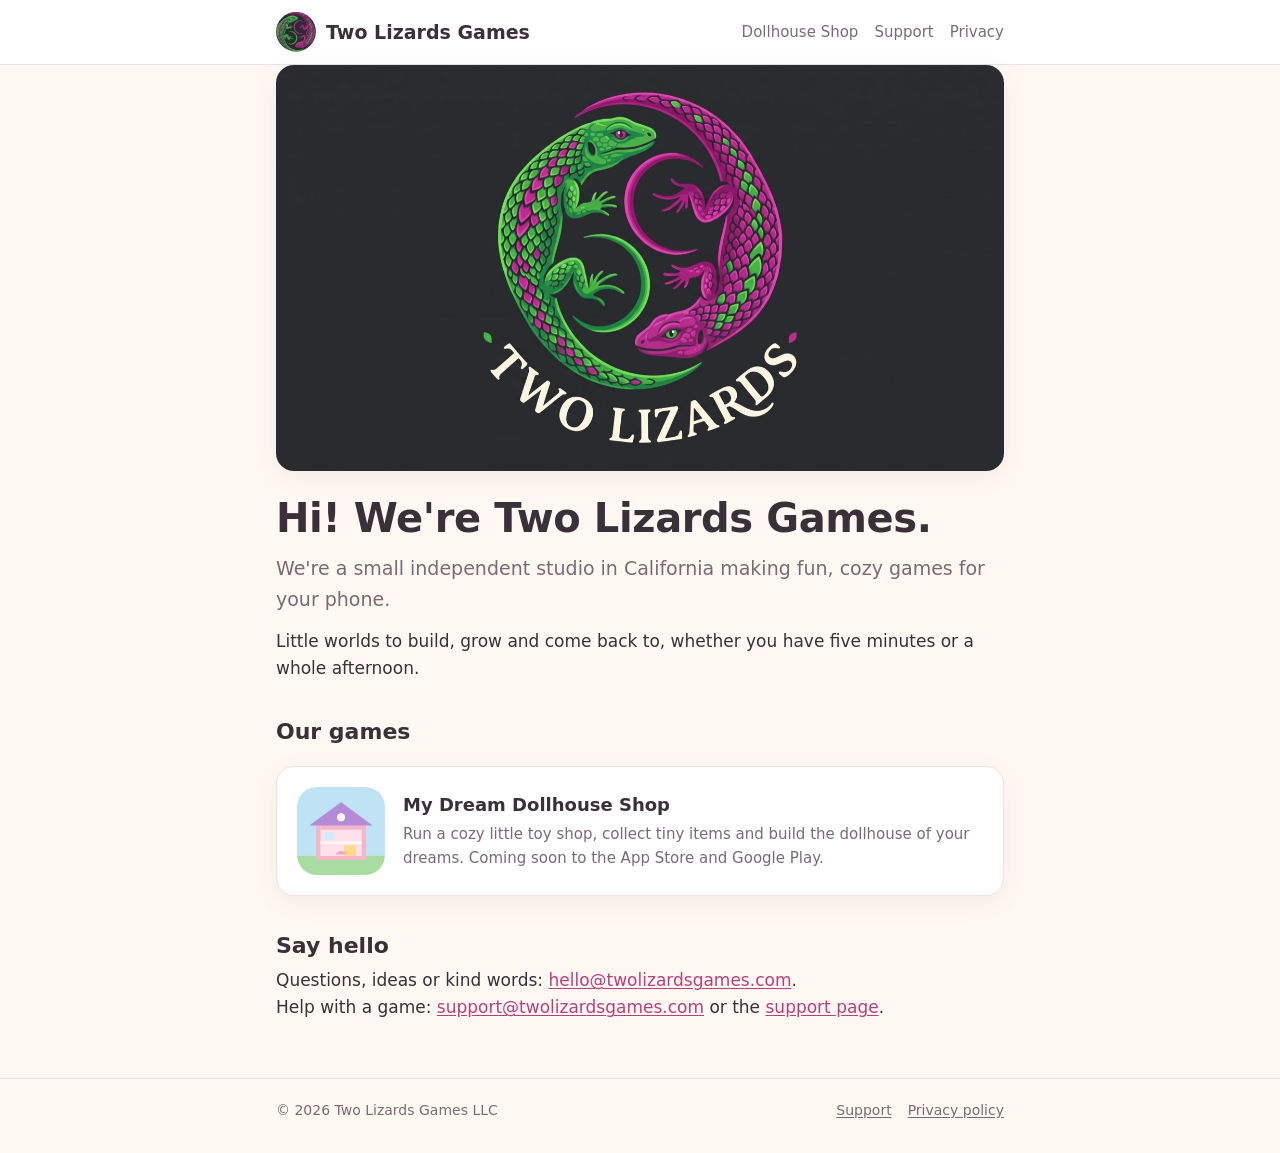
<file: index.html>
<!doctype html>
<html lang="en">
<head>
  <meta charset="utf-8">
  <meta name="viewport" content="width=device-width, initial-scale=1">
  <title>Two Lizards Games</title>
  <meta name="description" content="Two Lizards Games is a small independent studio making cozy games. Our first game is My Dream Dollhouse Shop.">
  <link rel="stylesheet" href="/style.css">
  <link rel="icon" href="/img/logo.svg" type="image/svg+xml">
</head>
<body>
  <header class="site-head">
    <div class="wrap">
      <a class="brand" href="/"><img src="/img/logo.svg" alt="" width="40" height="40"> Two Lizards Games</a>
      <nav class="site-nav" aria-label="Main">
        <a href="/dollhouse-shop/">Dollhouse Shop</a>
        <a href="/support/">Support</a>
        <a href="/privacy/">Privacy</a>
      </nav>
    </div>
  </header>

  <main class="wrap">
    <img class="studio-art" src="/img/two-lizards.jpg" alt="Two Lizards: a lime lizard with magenta scales and a magenta lizard with lime scales, curled into a circle" width="1400" height="781">
    <h1>Hi! We're Two Lizards Games.</h1>
    <p class="lead">We're a small independent studio in California making fun, cozy games for your phone.</p>
    <p>Little worlds to build, grow and come back to, whether you have five minutes or a whole afternoon.</p>

    <h2>Our games</h2>
    <a class="card game-card" href="/dollhouse-shop/">
      <img src="/img/dollhouse-shop-icon.png" alt="" width="88" height="88">
      <div>
        <h3>My Dream Dollhouse Shop</h3>
        <p>Run a cozy little toy shop, collect tiny items and build the dollhouse of your dreams. Coming soon to the App Store and Google Play.</p>
      </div>
    </a>

    <h2>Say hello</h2>
    <p>Questions, ideas or kind words: <a href="mailto:hello@twolizardsgames.com">hello@twolizardsgames.com</a>.<br>
      Help with a game: <a href="mailto:support@twolizardsgames.com">support@twolizardsgames.com</a> or the <a href="/support/">support page</a>.</p>
  </main>

  <footer class="site-foot">
    <div class="wrap">
      <span>© 2026 Two Lizards Games LLC</span>
      <nav aria-label="Footer"><a href="/support/">Support</a><a href="/privacy/">Privacy policy</a></nav>
    </div>
  </footer>
</body>
</html>
</file>
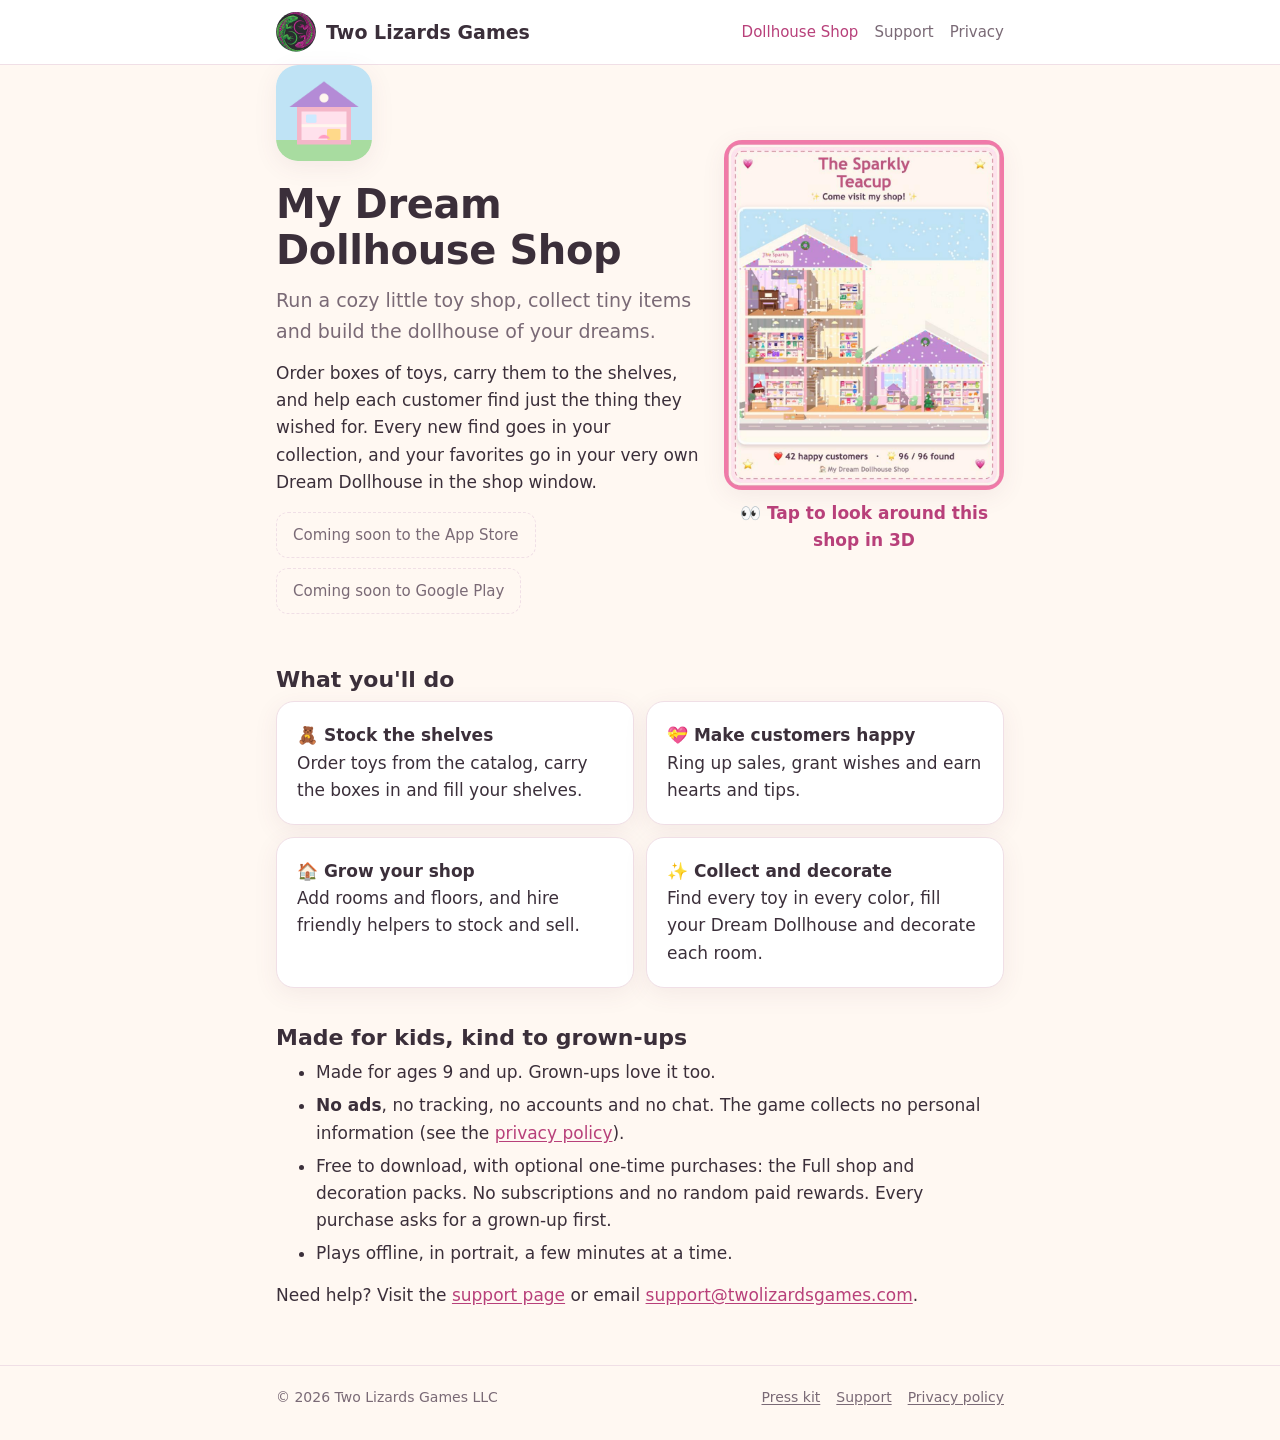
<file: dollhouse-shop/index.html>
<!doctype html>
<html lang="en">
<head>
  <meta charset="utf-8">
  <meta name="viewport" content="width=device-width, initial-scale=1">
  <title>My Dream Dollhouse Shop</title>
  <meta name="description" content="My Dream Dollhouse Shop: a cozy 3D toy shop game. Stock the shelves, help your customers, collect tiny items and build your dream dollhouse.">
  <link rel="stylesheet" href="/style.css">
  <link rel="icon" href="/img/logo.svg" type="image/svg+xml">
</head>
<body>
  <header class="site-head">
    <div class="wrap">
      <a class="brand" href="/"><img src="/img/logo.svg" alt="" width="40" height="40"> Two Lizards Games</a>
      <nav class="site-nav" aria-label="Main">
        <a href="/dollhouse-shop/" aria-current="page">Dollhouse Shop</a>
        <a href="/support/">Support</a>
        <a href="/privacy/">Privacy</a>
      </nav>
    </div>
  </header>

  <main class="wrap">
    <section class="hero">
      <div class="hero-text">
        <img class="app-icon" src="/img/dollhouse-shop-icon.png" alt="My Dream Dollhouse Shop app icon" width="96" height="96">
        <h1>My Dream Dollhouse Shop</h1>
        <p class="lead">Run a cozy little toy shop, collect tiny items and build the dollhouse of your dreams.</p>
        <p>Order boxes of toys, carry them to the shelves, and help each customer find just the thing they wished for.
          Every new find goes in your collection, and your favorites go in your very own Dream Dollhouse in the shop window.</p>
        <div class="badges" aria-label="Where to get it">
          <span class="badge">Coming soon to the App Store</span>
          <span class="badge">Coming soon to Google Play</span>
        </div>
      </div>
      <!-- The shop in the picture: the game repo's sample save tests/fixtures/saves/v38.json after the debug panel's Fill shelves, as a share link -->
      <a class="shot-link" href="/dollhouse-shop/visit/#v1.[base64]">
        <img class="shot" src="/img/dollhouse-shop-house.jpg" alt="A player's shop: a cozy three-story toy shop full of shelves of toys, with a piano room, spiral stairs and Christmas lights" width="800" height="1000">
        <span>👀 Tap to look around this shop in 3D</span>
      </a>
    </section>

    <h2>What you'll do</h2>
    <ul class="features">
      <li class="card"><b>🧸 Stock the shelves</b>Order toys from the catalog, carry the boxes in and fill your shelves.</li>
      <li class="card"><b>💝 Make customers happy</b>Ring up sales, grant wishes and earn hearts and tips.</li>
      <li class="card"><b>🏠 Grow your shop</b>Add rooms and floors, and hire friendly helpers to stock and sell.</li>
      <li class="card"><b>✨ Collect and decorate</b>Find every toy in every color, fill your Dream Dollhouse and decorate each room.</li>
    </ul>

    <h2>Made for kids, kind to grown-ups</h2>
    <ul>
      <li>Made for ages 9 and up. Grown-ups love it too.</li>
      <li><b>No ads</b>, no tracking, no accounts and no chat. The game collects no personal information
        (see the <a href="/dollhouse-shop/privacy/">privacy policy</a>).</li>
      <li>Free to download, with optional one-time purchases: the Full shop and decoration packs.
        No subscriptions and no random paid rewards. Every purchase asks for a grown-up first.</li>
      <li>Plays offline, in portrait, a few minutes at a time.</li>
    </ul>

    <p>Need help? Visit the <a href="/support/">support page</a> or email <a href="mailto:support@twolizardsgames.com">support@twolizardsgames.com</a>.</p>
  </main>

  <footer class="site-foot">
    <div class="wrap">
      <span>© 2026 Two Lizards Games LLC</span>
      <nav aria-label="Footer"><a href="/dollhouse-shop/press/">Press kit</a><a href="/support/">Support</a><a href="/dollhouse-shop/privacy/">Privacy policy</a></nav>
    </div>
  </footer>
</body>
</html>
</file>
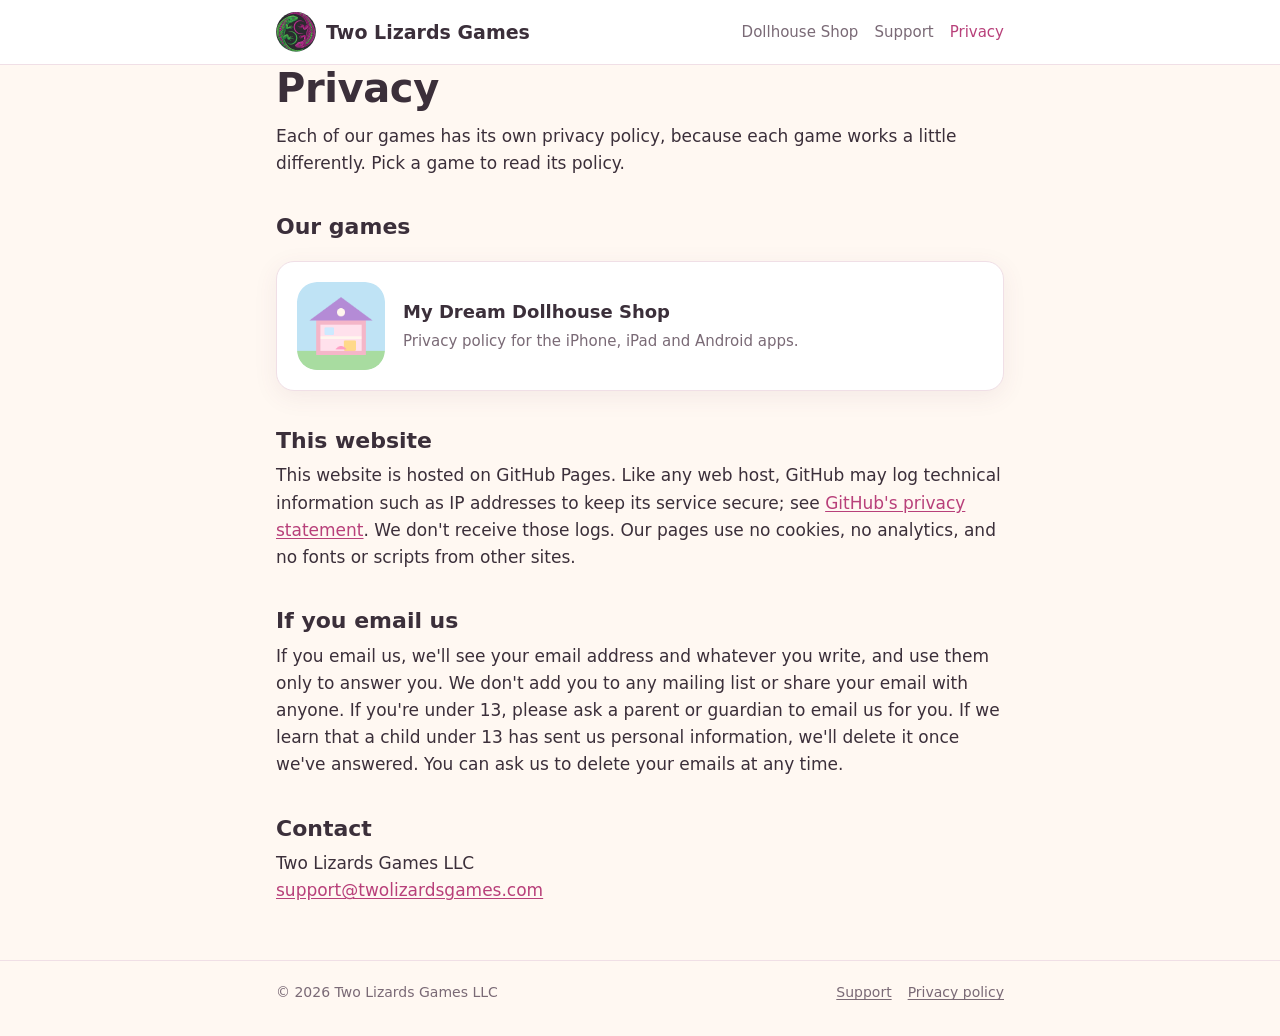
<file: privacy/index.html>
<!doctype html>
<html lang="en">
<head>
  <meta charset="utf-8">
  <meta name="viewport" content="width=device-width, initial-scale=1">
  <title>Privacy · Two Lizards Games</title>
  <meta name="description" content="Privacy at Two Lizards Games: each of our games has its own privacy policy, plus how this website and email work.">
  <link rel="stylesheet" href="/style.css">
  <link rel="icon" href="/img/logo.svg" type="image/svg+xml">
</head>
<body>
  <header class="site-head">
    <div class="wrap">
      <a class="brand" href="/"><img src="/img/logo.svg" alt="" width="40" height="40"> Two Lizards Games</a>
      <nav class="site-nav" aria-label="Main">
        <a href="/dollhouse-shop/">Dollhouse Shop</a>
        <a href="/support/">Support</a>
        <a href="/privacy/" aria-current="page">Privacy</a>
      </nav>
    </div>
  </header>

  <main class="wrap">
    <h1>Privacy</h1>
    <p>Each of our games has its own privacy policy, because each game works a little differently. Pick a game to read
      its policy.</p>

    <h2>Our games</h2>
    <a class="card game-card" href="/dollhouse-shop/privacy/">
      <img src="/img/dollhouse-shop-icon.png" alt="" width="88" height="88">
      <div>
        <h3>My Dream Dollhouse Shop</h3>
        <p>Privacy policy for the iPhone, iPad and Android apps.</p>
      </div>
    </a>

    <h2>This website</h2>
    <p>This website is hosted on GitHub Pages. Like any web host, GitHub may log
      technical information such as IP addresses to keep its service secure; see
      <a href="https://docs.github.com/en/site-policy/privacy-policies/github-general-privacy-statement">GitHub's privacy statement</a>.
      We don't receive those logs. Our pages use no cookies, no analytics, and no fonts or scripts from other sites.</p>

    <h2>If you email us</h2>
    <p>If you email us, we'll see your email address and whatever you write, and use them only to answer you. We don't add
      you to any mailing list or share your email with anyone. If you're under 13, please ask a parent or guardian to email
      us for you. If we learn that a child under 13 has sent us personal information, we'll delete it once we've answered.
      You can ask us to delete your emails at any time.</p>

    <h2>Contact</h2>
    <p>Two Lizards Games LLC<br>
      <a href="mailto:support@twolizardsgames.com">support@twolizardsgames.com</a></p>
  </main>

  <footer class="site-foot">
    <div class="wrap">
      <span>© 2026 Two Lizards Games LLC</span>
      <nav aria-label="Footer"><a href="/support/">Support</a><a href="/privacy/">Privacy policy</a></nav>
    </div>
  </footer>
</body>
</html>
</file>
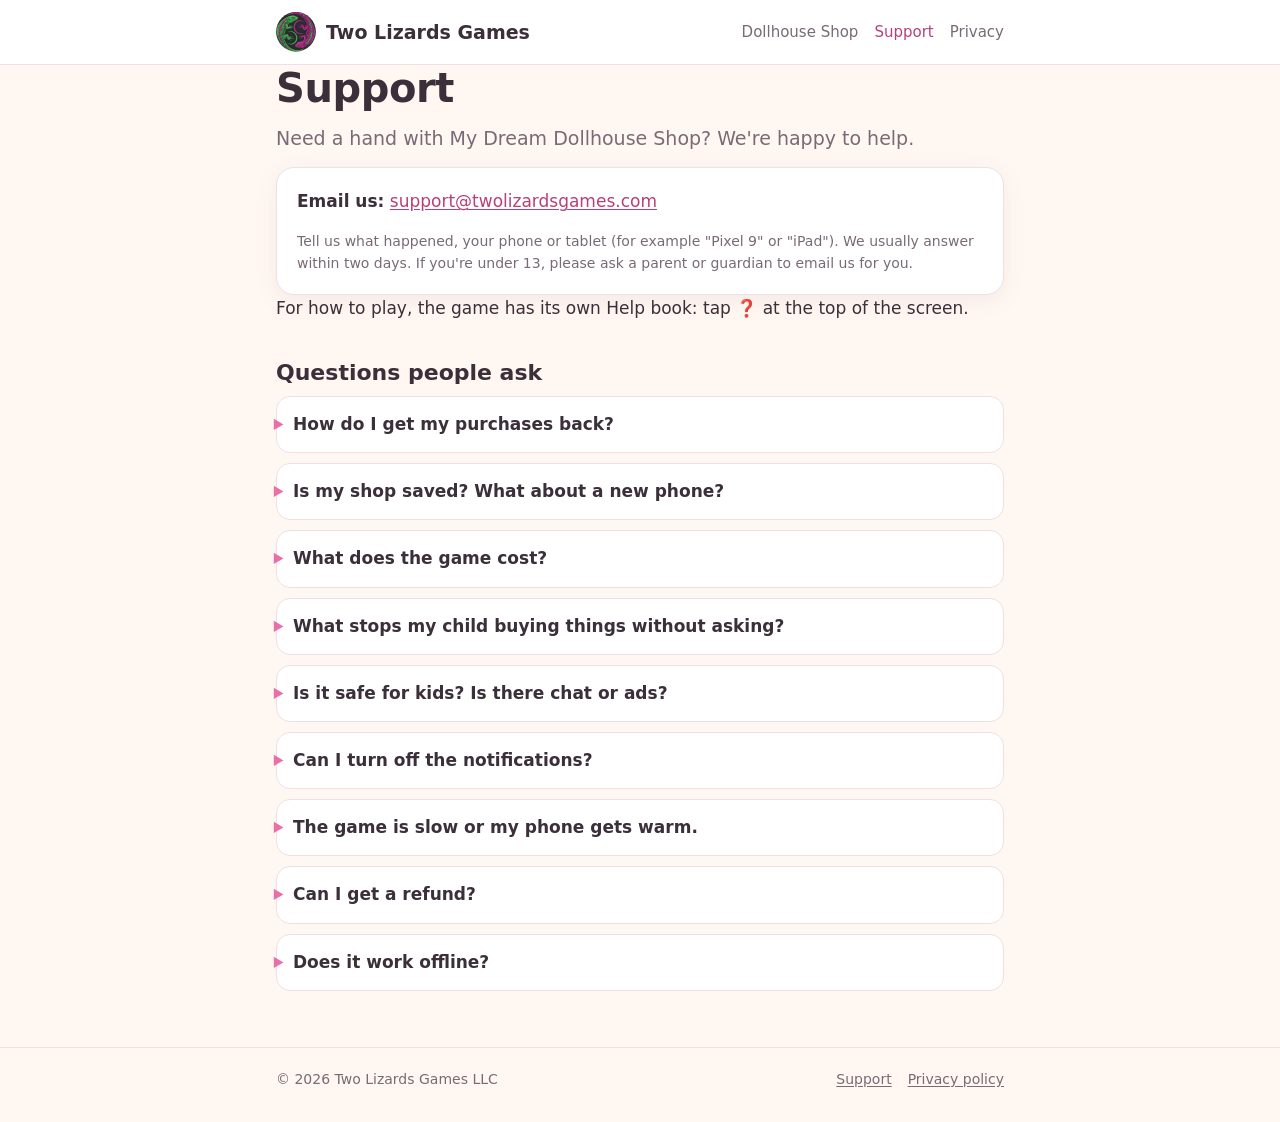
<file: support/index.html>
<!doctype html>
<html lang="en">
<head>
  <meta charset="utf-8">
  <meta name="viewport" content="width=device-width, initial-scale=1">
  <title>Support · Two Lizards Games</title>
  <meta name="description" content="Help with My Dream Dollhouse Shop: restoring purchases, parental controls, notifications and more.">
  <link rel="stylesheet" href="/style.css">
  <link rel="icon" href="/img/logo.svg" type="image/svg+xml">
</head>
<body>
  <header class="site-head">
    <div class="wrap">
      <a class="brand" href="/"><img src="/img/logo.svg" alt="" width="40" height="40"> Two Lizards Games</a>
      <nav class="site-nav" aria-label="Main">
        <a href="/dollhouse-shop/">Dollhouse Shop</a>
        <a href="/support/" aria-current="page">Support</a>
        <a href="/privacy/">Privacy</a>
      </nav>
    </div>
  </header>

  <main class="wrap">
    <h1>Support</h1>
    <p class="lead">Need a hand with My Dream Dollhouse Shop? We're happy to help.</p>

    <div class="card">
      <p><b>Email us:</b> <a href="mailto:support@twolizardsgames.com">support@twolizardsgames.com</a></p>
      <p class="small" style="margin:0">Tell us what happened, your phone or tablet (for example "Pixel 9" or "iPad"). We usually answer within two days. If you're under 13, please ask a
        parent or guardian to email us for you.</p>
    </div>

    <p>For how to play, the game has its own Help book: tap <b>❓</b> at the top of the screen.</p>

    <h2>Questions people ask</h2>

    <details>
      <summary>How do I get my purchases back?</summary>
      <p>Purchases belong to your Apple ID or Google account, so they come back on any device signed in to the same one,
        even after deleting and reinstalling the game. The game checks when it starts. If something is missing:</p>
      <ol>
        <li>Tap <b>🎨 Decorate</b>, then the <b>🎁 Packs</b> tab.</li>
        <li>Open any pack and tap <b>Restore purchases</b>.</li>
      </ol>
      <p>Make sure you're signed in to the same Apple ID or Google account you bought with. Still missing? Email us.</p>
    </details>


    <details>
      <summary>Is my shop saved? What about a new phone?</summary>
      <p>Your shop saves by itself as you play, on your device only. We don't keep a copy, so we can't bring a lost shop
        back. If you delete the app, your shop is deleted with it (your purchases aren't: see above). Setting up a new phone
        from a backup of your old one usually brings your shop along.</p>
    </details>

    <details>
      <summary>What does the game cost?</summary>
      <p>It's free to download, with no ads. You can buy the <b>Full shop</b> (more rooms, floors, colors and helpers) and
        decoration packs (room looks, outfits and outside scenes). Each is a one-time purchase: no subscriptions, no
        random paid rewards, and nothing that has to be bought again.</p>
    </details>

    <details>
      <summary>What stops my child buying things without asking?</summary>
      <p>Every purchase in the game starts with a <b>grown-up check</b>: the game asks for a number written in words (like
        "forty-seven") to be typed on a number pad, different each time. After that, your phone's own purchase screen
        appears, so its parental controls apply too:</p>
      <ul>
        <li><b>iPhone and iPad:</b> turn on <a href="https://support.apple.com/en-us/105055">Ask to Buy</a> in Family
          Sharing, or limit in-app purchases in Screen Time.</li>
        <li><b>Android:</b> require purchase approval with
          <a href="https://support.google.com/googleplay/answer/1075738">Google Family Link</a>, or turn on
          "Require authentication for purchases" in the Play Store settings.</li>
      </ul>
    </details>

    <details>
      <summary>Is it safe for kids? Is there chat or ads?</summary>
      <p>There's no chat, no friend list, no ads and no way to talk to other players. The game collects no personal
        information (see the game's <a href="/dollhouse-shop/privacy/">privacy policy</a>). Sharing is a picture and a link that your child sends
        through your phone's own share menu, and shop names go through a word filter.</p>
    </details>

    <details>
      <summary>Can I turn off the notifications?</summary>
      <p>Yes. The app only sends one kind: a reminder when your shop's earnings are ready while you're away. Turn it off in
        <b>⚙️ Settings → Shop notifications</b>, or in your phone's settings. Sounds, music and vibration are in ⚙️ Settings
        too.</p>
    </details>

    <details>
      <summary>The game is slow or my phone gets warm.</summary>
      <p>Try <b>⚙️ Settings → Graphics → Faster</b>. Big shops with lots of customers are the most work for a phone. If it's
        still slow, email us with your phone's model and roughly how big your shop is.</p>
    </details>

    <details>
      <summary>Can I get a refund?</summary>
      <p>Refunds are handled by the store you bought from:
        <a href="https://reportaproblem.apple.com/">Apple's Report a Problem page</a> or
        <a href="https://support.google.com/googleplay/answer/2479637">Google Play's refund page</a>.</p>
    </details>

    <details>
      <summary>Does it work offline?</summary>
      <p>Yes, you can play anywhere. Buying or restoring purchases needs the internet.</p>
    </details>
  </main>

  <footer class="site-foot">
    <div class="wrap">
      <span>© 2026 Two Lizards Games LLC</span>
      <nav aria-label="Footer"><a href="/support/">Support</a><a href="/privacy/">Privacy policy</a></nav>
    </div>
  </footer>
</body>
</html>
</file>
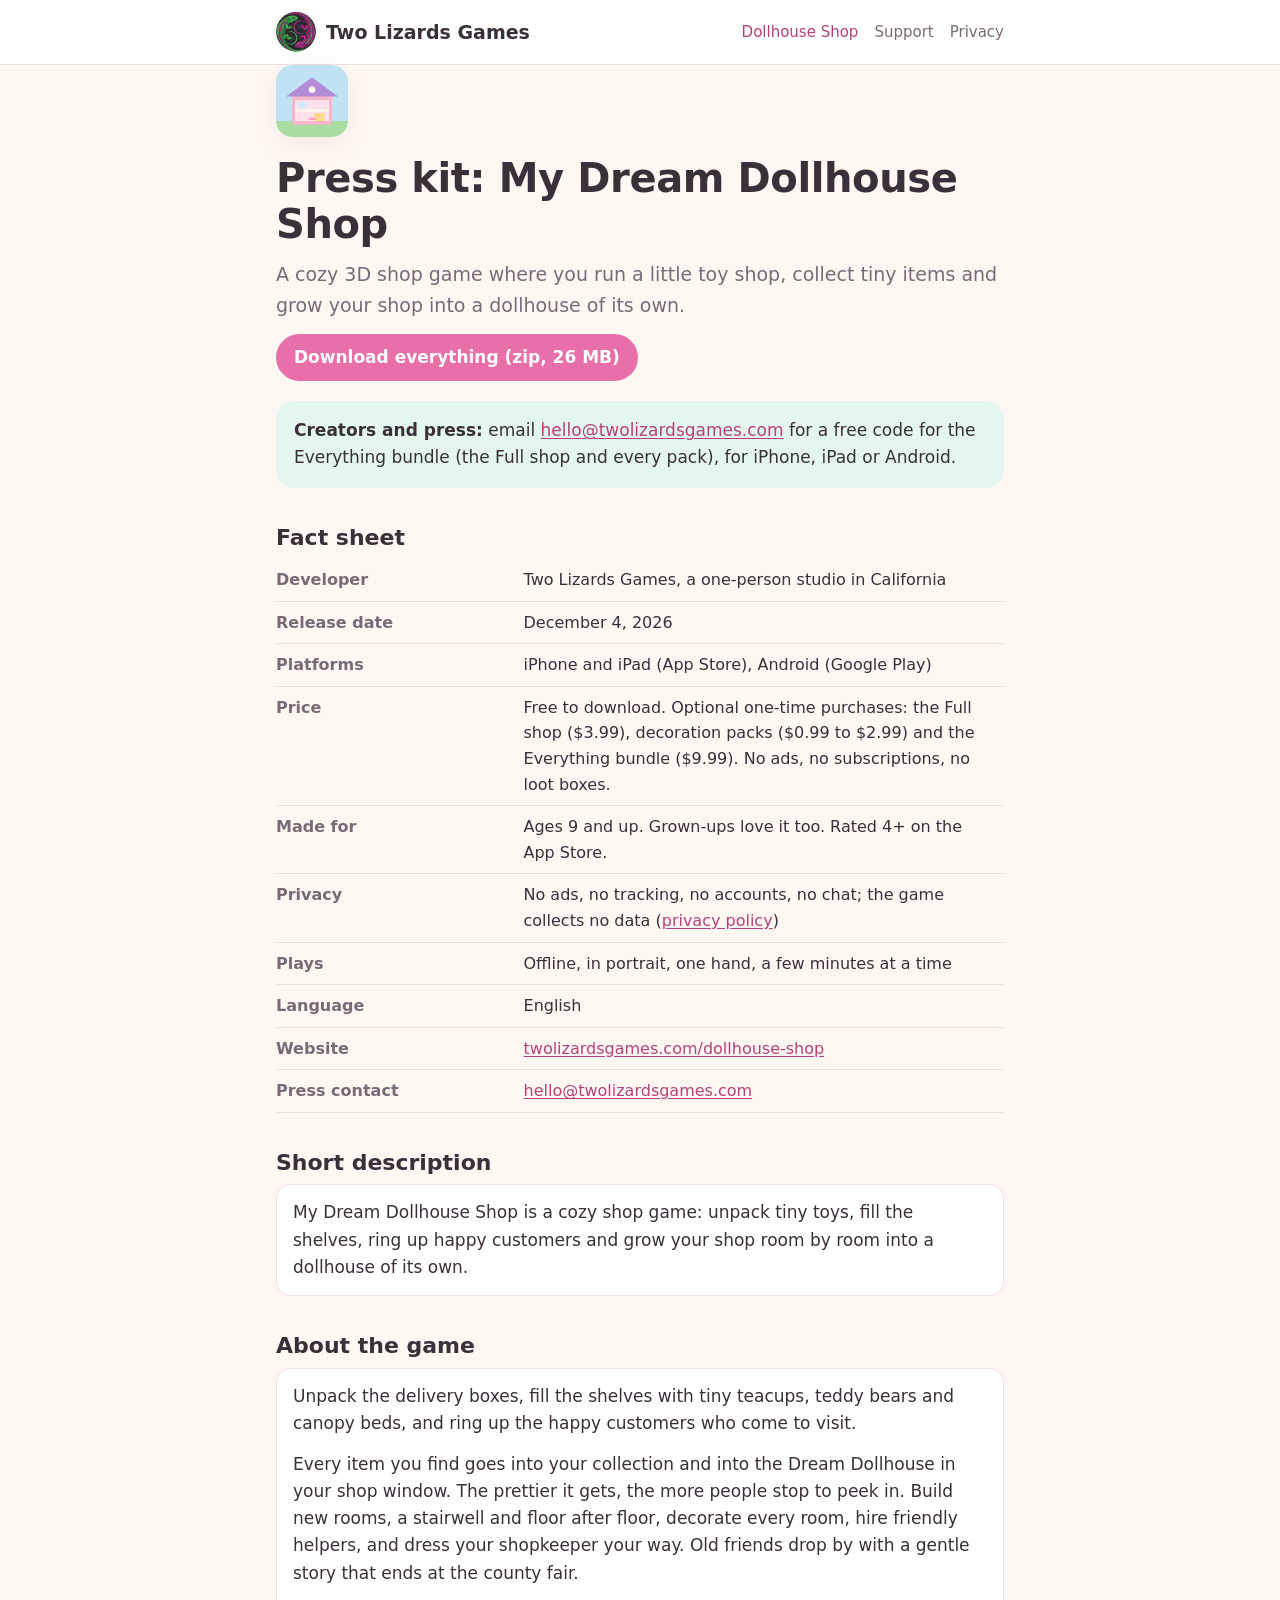
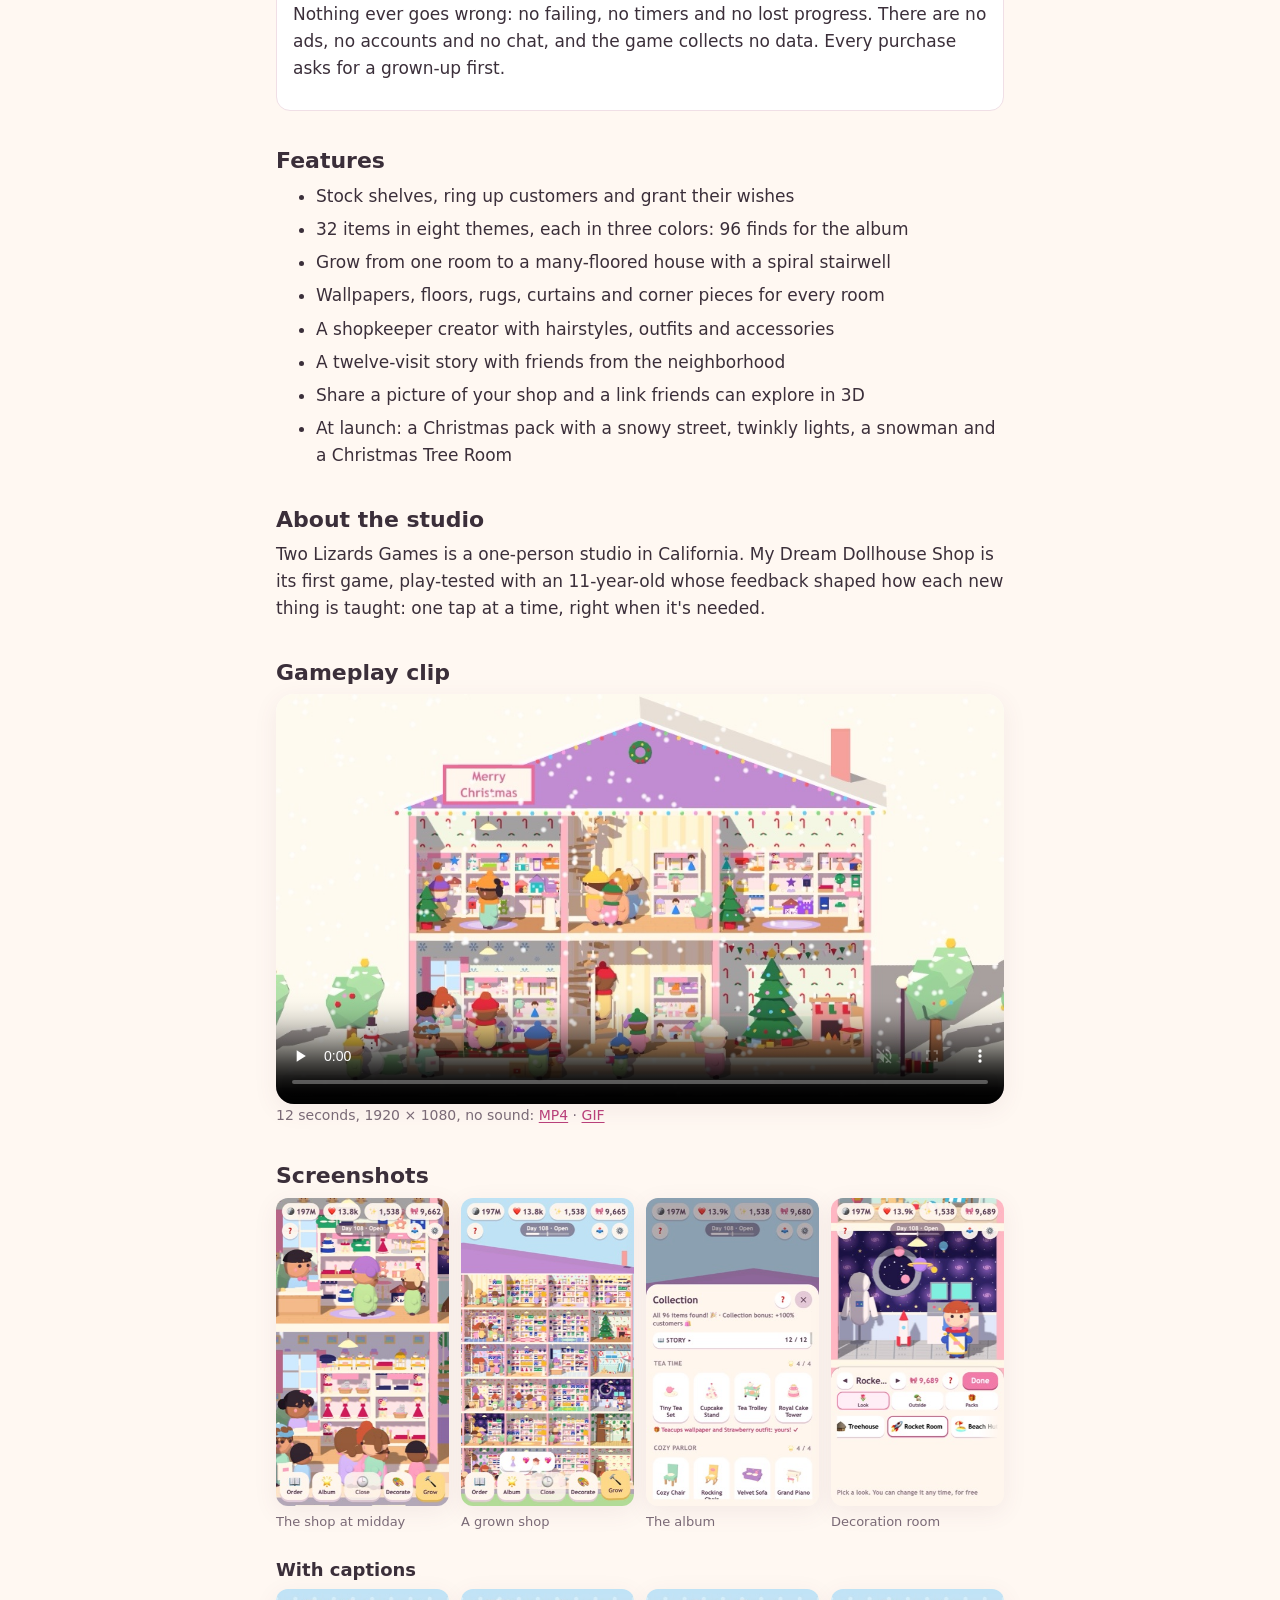
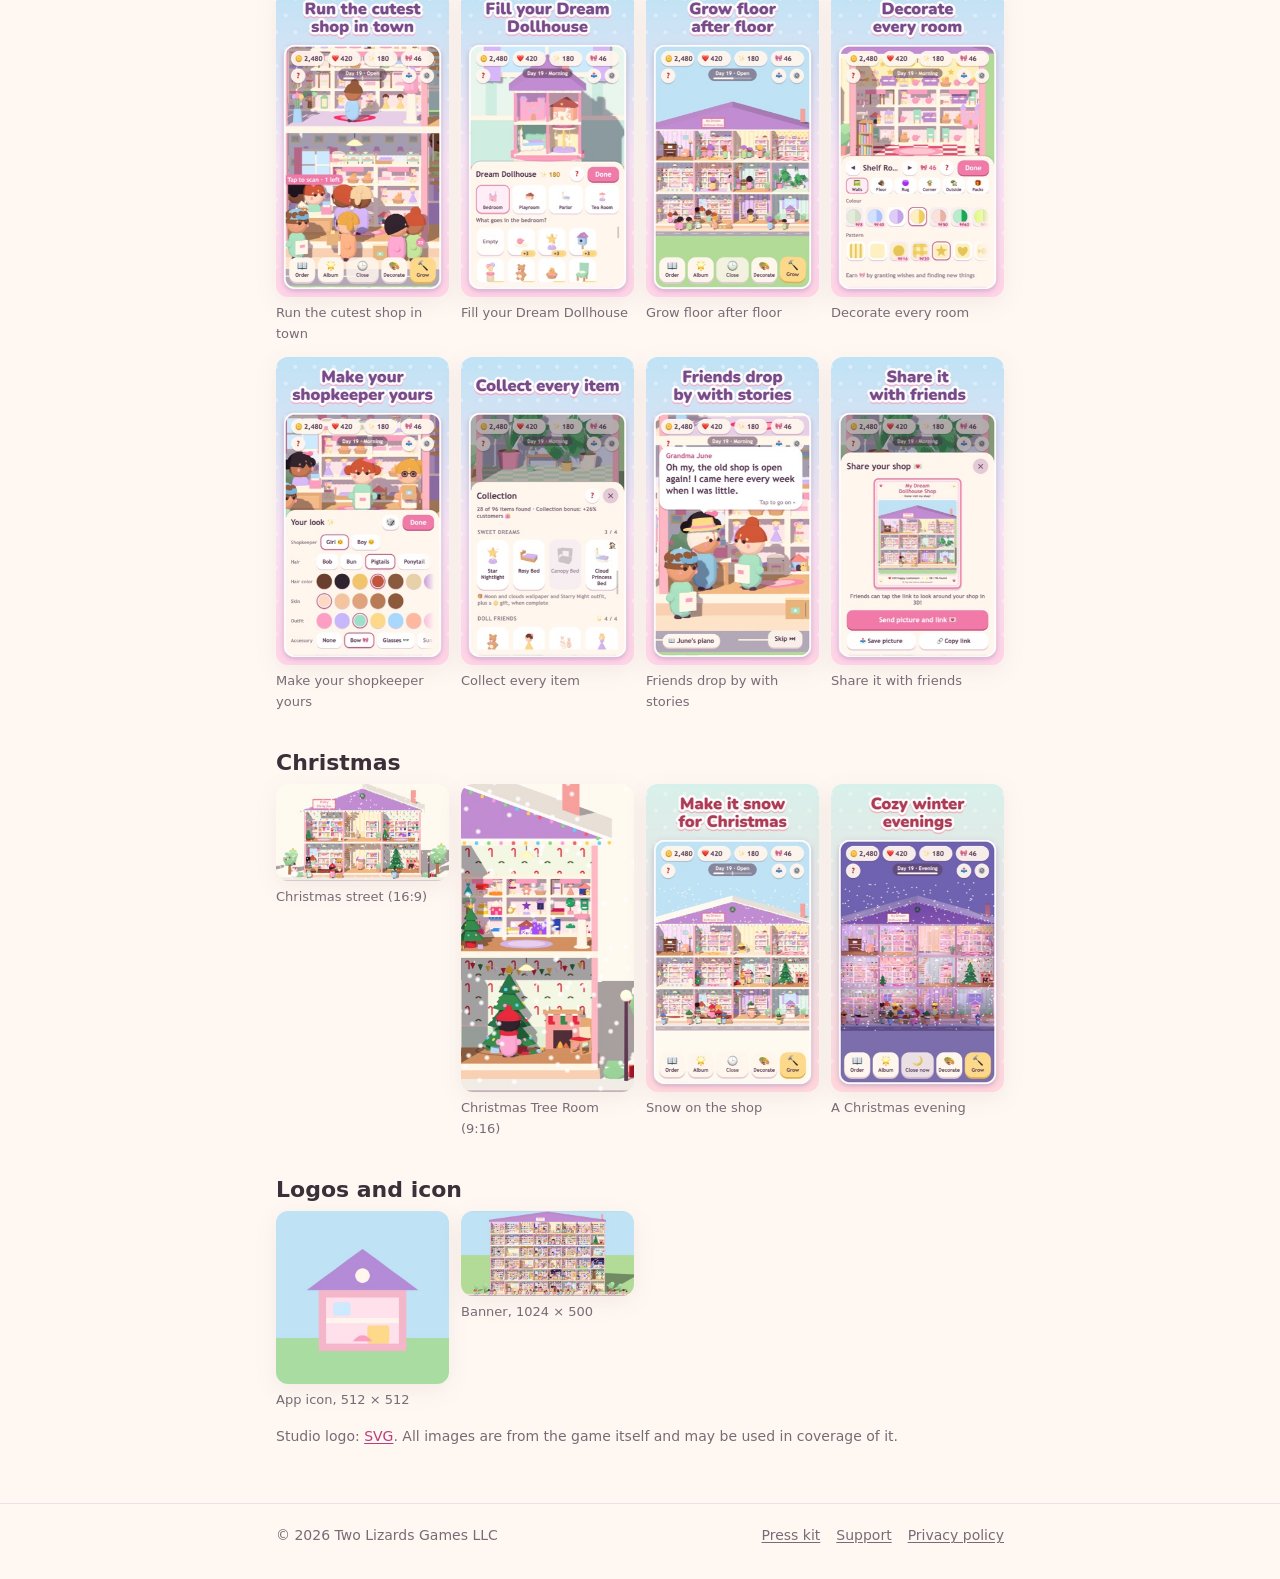
<file: dollhouse-shop/press/index.html>
<!doctype html>
<html lang="en">
<head>
  <meta charset="utf-8">
  <meta name="viewport" content="width=device-width, initial-scale=1">
  <title>Press kit: My Dream Dollhouse Shop</title>
  <meta name="description" content="Press kit for My Dream Dollhouse Shop, a cozy 3D shop game from Two Lizards Games: facts, description, screenshots, a gameplay clip and contact.">
  <link rel="stylesheet" href="/style.css">
  <link rel="icon" href="/img/logo.svg" type="image/svg+xml">
</head>
<body>
  <header class="site-head">
    <div class="wrap">
      <a class="brand" href="/"><img src="/img/logo.svg" alt="" width="40" height="40"> Two Lizards Games</a>
      <nav class="site-nav" aria-label="Main">
        <a href="/dollhouse-shop/" aria-current="page">Dollhouse Shop</a>
        <a href="/support/">Support</a>
        <a href="/privacy/">Privacy</a>
      </nav>
    </div>
  </header>

  <main class="wrap">
    <img class="app-icon" src="/img/dollhouse-shop-icon.png" alt="" width="72" height="72" style="width:72px;height:72px;border-radius:16px;box-shadow:var(--shadow);margin-bottom:10px">
    <h1>Press kit: My Dream Dollhouse Shop</h1>
    <p class="lead">A cozy 3D shop game where you run a little toy shop, collect tiny items and grow your shop into a dollhouse of its own.</p>
    <p><a class="button" href="my-dream-dollhouse-shop-press-kit.zip">Download everything (zip, 26 MB)</a></p>
    <div class="note">
      <p><b>Creators and press:</b> email <a href="mailto:hello@twolizardsgames.com">hello@twolizardsgames.com</a> for a free code for the
        Everything bundle (the Full shop and every pack), for iPhone, iPad or Android.</p>
    </div>

    <h2>Fact sheet</h2>
    <table class="facts">
      <tr><th>Developer</th><td>Two Lizards Games, a one-person studio in California</td></tr>
      <tr><th>Release date</th><td>December 4, 2026</td></tr>
      <tr><th>Platforms</th><td>iPhone and iPad (App Store), Android (Google Play)</td></tr>
      <tr><th>Price</th><td>Free to download. Optional one-time purchases: the Full shop ($3.99), decoration packs ($0.99 to $2.99) and the Everything bundle ($9.99). No ads, no subscriptions, no loot boxes.</td></tr>
      <tr><th>Made for</th><td>Ages 9 and up. Grown-ups love it too. Rated 4+ on the App Store.</td></tr>
      <tr><th>Privacy</th><td>No ads, no tracking, no accounts, no chat; the game collects no data (<a href="/dollhouse-shop/privacy/">privacy policy</a>)</td></tr>
      <tr><th>Plays</th><td>Offline, in portrait, one hand, a few minutes at a time</td></tr>
      <tr><th>Language</th><td>English</td></tr>
      <tr><th>Website</th><td><a href="/dollhouse-shop/">twolizardsgames.com/dollhouse-shop</a></td></tr>
      <tr><th>Press contact</th><td><a href="mailto:hello@twolizardsgames.com">hello@twolizardsgames.com</a></td></tr>
    </table>

    <h2>Short description</h2>
    <p class="copy">My Dream Dollhouse Shop is a cozy shop game: unpack tiny toys, fill the shelves, ring up happy customers and grow your shop room by room into a dollhouse of its own.</p>

    <h2>About the game</h2>
    <div class="copy">
      <p>Unpack the delivery boxes, fill the shelves with tiny teacups, teddy bears and canopy beds, and ring up the happy customers who come to visit.</p>
      <p>Every item you find goes into your collection and into the Dream Dollhouse in your shop window. The prettier it gets, the more people stop to peek in. Build new rooms, a stairwell and floor after floor, decorate every room, hire friendly helpers, and dress your shopkeeper your way. Old friends drop by with a gentle story that ends at the county fair.</p>
      <p>Nothing ever goes wrong: no failing, no timers and no lost progress. There are no ads, no accounts and no chat, and the game collects no data. Every purchase asks for a grown-up first.</p>
    </div>

    <h2>Features</h2>
    <ul>
      <li>Stock shelves, ring up customers and grant their wishes</li>
      <li>32 items in eight themes, each in three colors: 96 finds for the album</li>
      <li>Grow from one room to a many-floored house with a spiral stairwell</li>
      <li>Wallpapers, floors, rugs, curtains and corner pieces for every room</li>
      <li>A shopkeeper creator with hairstyles, outfits and accessories</li>
      <li>A twelve-visit story with friends from the neighborhood</li>
      <li>Share a picture of your shop and a link friends can explore in 3D</li>
      <li>At launch: a Christmas pack with a snowy street, twinkly lights, a snowman and a Christmas Tree Room</li>
    </ul>

    <h2>About the studio</h2>
    <p>Two Lizards Games is a one-person studio in California. My Dream Dollhouse Shop is its first game, play-tested with an 11-year-old whose feedback shaped how each new thing is taught: one tap at a time, right when it's needed.</p>

    <h2>Gameplay clip</h2>
    <video class="clip" src="media/gameplay-christmas.mp4" poster="thumbs/gameplay-poster.jpg" controls muted loop playsinline preload="none" width="1920" height="1080"></video>
    <p class="small">12 seconds, 1920 × 1080, no sound: <a href="media/gameplay-christmas.mp4">MP4</a> · <a href="media/gameplay-christmas.gif">GIF</a></p>

    <h2>Screenshots</h2>
    <ul class="gallery">
      <li><a href="media/shot-1-shop.png"><img src="thumbs/shot-1-shop.jpg" alt="The shop at midday" loading="lazy">The shop at midday</a></li>
      <li><a href="media/shot-2-house.png"><img src="thumbs/shot-2-house.jpg" alt="A grown shop" loading="lazy">A grown shop</a></li>
      <li><a href="media/shot-3-album.png"><img src="thumbs/shot-3-album.jpg" alt="The album" loading="lazy">The album</a></li>
      <li><a href="media/shot-4-decorate.png"><img src="thumbs/shot-4-decorate.jpg" alt="Decoration room" loading="lazy">Decoration room</a></li>
    </ul>
    <h3>With captions</h3>
    <ul class="gallery">
      <li><a href="media/captioned-1-shop.png"><img src="thumbs/captioned-1-shop.jpg" alt="Run the cutest shop in town" loading="lazy">Run the cutest shop in town</a></li>
      <li><a href="media/captioned-2-dollhouse.png"><img src="thumbs/captioned-2-dollhouse.jpg" alt="Fill your Dream Dollhouse" loading="lazy">Fill your Dream Dollhouse</a></li>
      <li><a href="media/captioned-3-house.png"><img src="thumbs/captioned-3-house.jpg" alt="Grow floor after floor" loading="lazy">Grow floor after floor</a></li>
      <li><a href="media/captioned-4-decorate.png"><img src="thumbs/captioned-4-decorate.jpg" alt="Decorate every room" loading="lazy">Decorate every room</a></li>
      <li><a href="media/captioned-5-shopkeeper.png"><img src="thumbs/captioned-5-shopkeeper.jpg" alt="Make your shopkeeper yours" loading="lazy">Make your shopkeeper yours</a></li>
      <li><a href="media/captioned-6-album.png"><img src="thumbs/captioned-6-album.jpg" alt="Collect every item" loading="lazy">Collect every item</a></li>
      <li><a href="media/captioned-7-story.png"><img src="thumbs/captioned-7-story.jpg" alt="Friends drop by with stories" loading="lazy">Friends drop by with stories</a></li>
      <li><a href="media/captioned-8-share.png"><img src="thumbs/captioned-8-share.jpg" alt="Share it with friends" loading="lazy">Share it with friends</a></li>
    </ul>

    <h2>Christmas</h2>
    <ul class="gallery">
      <li><a href="media/christmas-house-1920x1080.png"><img src="thumbs/christmas-house-1920x1080.jpg" alt="Christmas street (16:9)" loading="lazy">Christmas street (16:9)</a></li>
      <li><a href="media/christmas-tree-room-1080x1920.png"><img src="thumbs/christmas-tree-room-1080x1920.jpg" alt="Christmas Tree Room (9:16)" loading="lazy">Christmas Tree Room (9:16)</a></li>
      <li><a href="media/christmas-snow.png"><img src="thumbs/christmas-snow.jpg" alt="Snow on the shop" loading="lazy">Snow on the shop</a></li>
      <li><a href="media/christmas-evening.png"><img src="thumbs/christmas-evening.jpg" alt="A Christmas evening" loading="lazy">A Christmas evening</a></li>
    </ul>

    <h2>Logos and icon</h2>
    <ul class="gallery">
      <li><a href="media/app-icon-512.png"><img src="thumbs/app-icon-512.jpg" alt="App icon, 512 × 512" loading="lazy">App icon, 512 × 512</a></li>
      <li><a href="media/banner-1024x500.jpg"><img src="thumbs/banner-1024x500.jpg" alt="Banner, 1024 × 500" loading="lazy">Banner, 1024 × 500</a></li>
    </ul>
    <p class="small">Studio logo: <a href="media/two-lizards-logo.svg">SVG</a>. All images are from the game itself and may be used in coverage of it.</p>
  </main>

  <footer class="site-foot">
    <div class="wrap">
      <span>© 2026 Two Lizards Games LLC</span>
      <nav aria-label="Footer"><a href="/dollhouse-shop/press/">Press kit</a><a href="/support/">Support</a><a href="/dollhouse-shop/privacy/">Privacy policy</a></nav>
    </div>
  </footer>
</body>
</html>
</file>
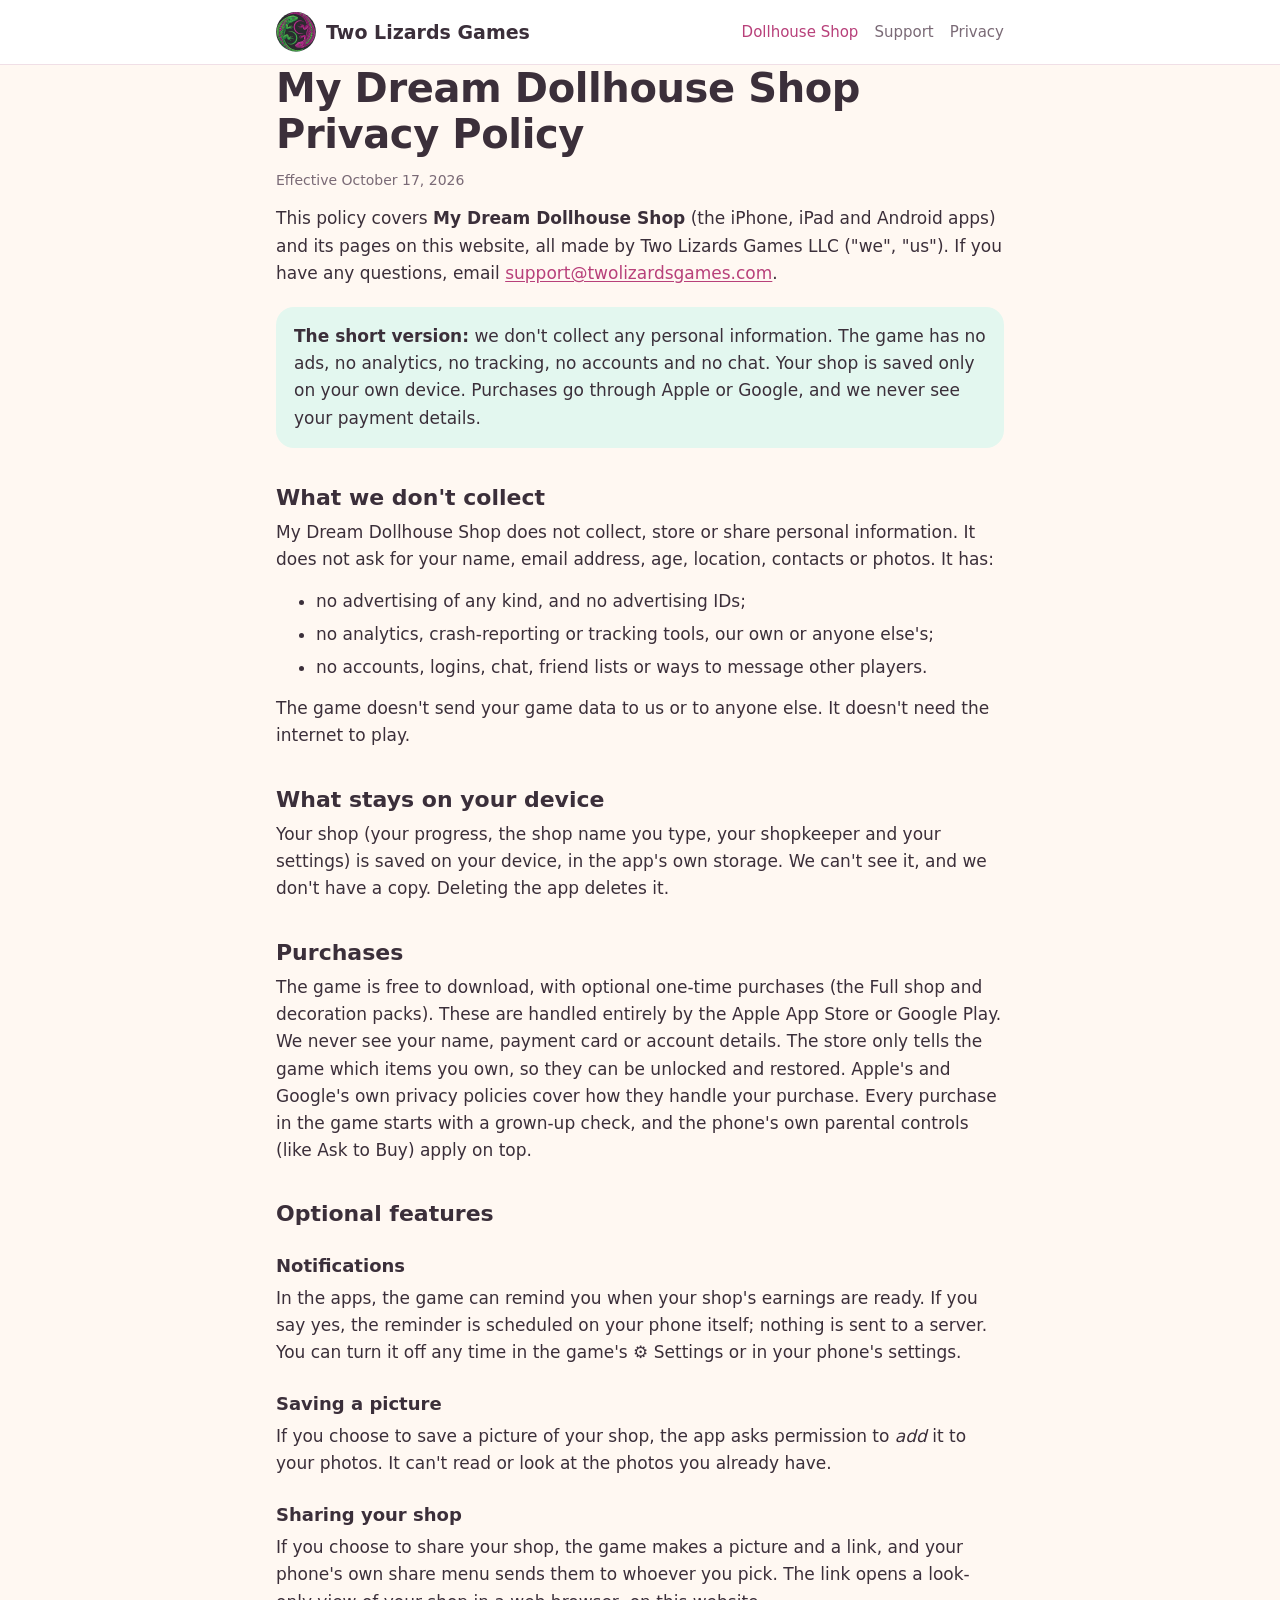
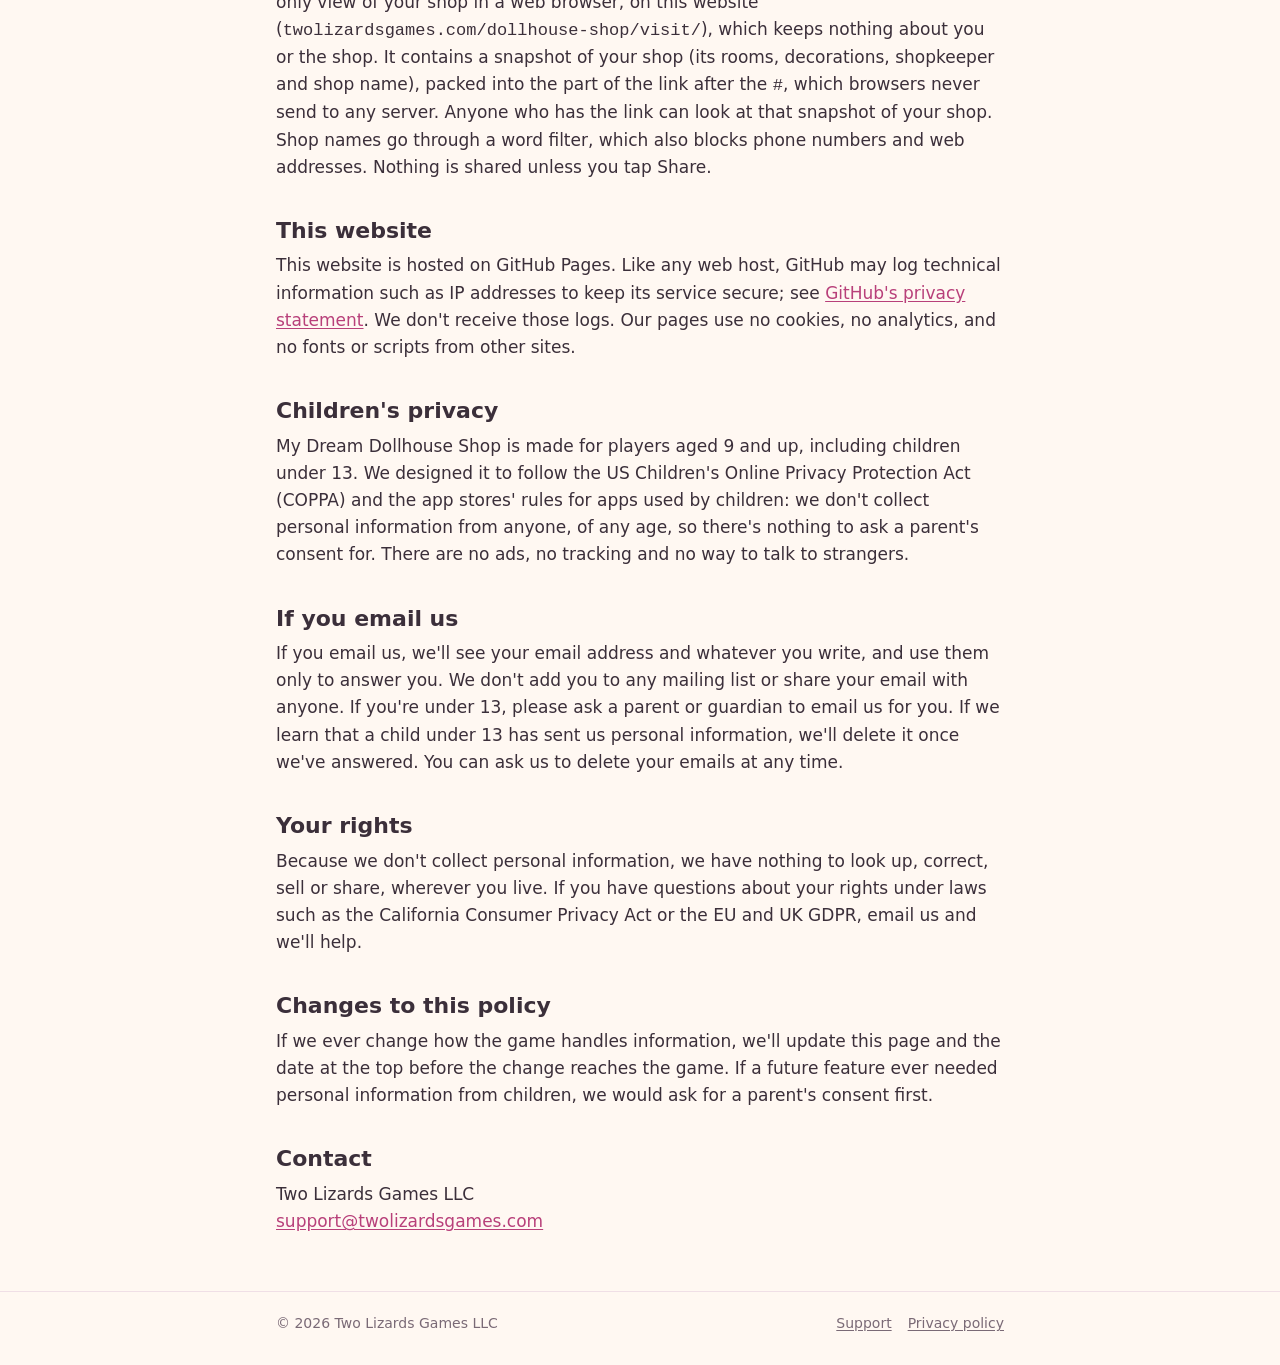
<file: dollhouse-shop/privacy/index.html>
<!doctype html>
<html lang="en">
<head>
  <meta charset="utf-8">
  <meta name="viewport" content="width=device-width, initial-scale=1">
  <title>Privacy Policy · My Dream Dollhouse Shop</title>
  <meta name="description" content="The privacy policy for My Dream Dollhouse Shop: we collect no personal information, show no ads and use no tracking.">
  <link rel="stylesheet" href="/style.css">
  <link rel="icon" href="/img/logo.svg" type="image/svg+xml">
</head>
<body>
  <header class="site-head">
    <div class="wrap">
      <a class="brand" href="/"><img src="/img/logo.svg" alt="" width="40" height="40"> Two Lizards Games</a>
      <nav class="site-nav" aria-label="Main">
        <a href="/dollhouse-shop/" aria-current="page">Dollhouse Shop</a>
        <a href="/support/">Support</a>
        <a href="/privacy/">Privacy</a>
      </nav>
    </div>
  </header>

  <main class="wrap">
    <h1>My Dream Dollhouse Shop Privacy Policy</h1>
    <p class="small">Effective October 17, 2026</p>
    <p>This policy covers <b>My Dream Dollhouse Shop</b> (the iPhone, iPad and Android apps) and its pages on this website, all made by Two Lizards Games LLC ("we", "us"). If you have any questions, email
      <a href="mailto:support@twolizardsgames.com">support@twolizardsgames.com</a>.</p>

    <div class="note">
      <p><b>The short version:</b> we don't collect any personal information. The game has no ads, no analytics, no tracking,
        no accounts and no chat. Your shop is saved only on your own device. Purchases go through Apple or Google, and we
        never see your payment details.</p>
    </div>

    <h2>What we don't collect</h2>
    <p>My Dream Dollhouse Shop does not collect, store or share personal information. It does not ask for your name,
      email address, age, location, contacts or photos. It has:</p>
    <ul>
      <li>no advertising of any kind, and no advertising IDs;</li>
      <li>no analytics, crash-reporting or tracking tools, our own or anyone else's;</li>
      <li>no accounts, logins, chat, friend lists or ways to message other players.</li>
    </ul>
    <p>The game doesn't send your game data to us or to anyone else. It doesn't need the internet to play.</p>

    <h2>What stays on your device</h2>
    <p>Your shop (your progress, the shop name you type, your shopkeeper and your settings) is saved on your device, in
      the app's own storage. We can't see it, and we don't have a copy.
      Deleting the app deletes it.</p>

    <h2>Purchases</h2>
    <p>The game is free to download, with optional one-time purchases (the Full shop and decoration packs). These are
      handled entirely by the Apple App Store or Google Play. We never see your name, payment card or account details. The
      store only tells the game which items you own, so they can be unlocked and restored. Apple's and Google's own privacy
      policies cover how they handle your purchase. Every purchase in the game starts with a grown-up check, and the
      phone's own parental controls (like Ask to Buy) apply on top.</p>

    <h2>Optional features</h2>
    <h3>Notifications</h3>
    <p>In the apps, the game can remind you when your shop's earnings are ready. If you say yes, the reminder is scheduled
      on your phone itself; nothing is sent to a server. You can turn it off any time in the game's ⚙️ Settings or in your
      phone's settings.</p>
    <h3>Saving a picture</h3>
    <p>If you choose to save a picture of your shop, the app asks permission to <em>add</em> it to your photos. It can't
      read or look at the photos you already have.</p>
    <h3>Sharing your shop</h3>
    <p>If you choose to share your shop, the game makes a picture and a link, and your phone's own share menu sends them
      to whoever you pick. The link opens a look-only view of your shop in a web browser, on this website
      (<code>twolizardsgames.com/dollhouse-shop/visit/</code>), which keeps nothing about you or the shop. It contains a snapshot of your shop (its rooms, decorations, shopkeeper and shop name),
      packed into the part of the link after the <code>#</code>, which browsers never send to any server. Anyone who has
      the link can look at that snapshot of your shop. Shop names go through a word filter, which also blocks phone
      numbers and web addresses. Nothing is shared unless you tap Share.</p>

    <h2>This website</h2>
    <p>This website is hosted on GitHub Pages. Like any web host, GitHub may log
      technical information such as IP addresses to keep its service secure; see
      <a href="https://docs.github.com/en/site-policy/privacy-policies/github-general-privacy-statement">GitHub's privacy statement</a>.
      We don't receive those logs. Our pages use no cookies, no analytics, and no fonts or scripts from other sites.</p>

    <h2>Children's privacy</h2>
    <p>My Dream Dollhouse Shop is made for players aged 9 and up, including children under 13. We designed it to follow
      the US Children's Online Privacy Protection Act (COPPA) and the app stores' rules for apps used by children: we don't
      collect personal information from anyone, of any age, so there's nothing to ask a parent's consent for. There are no
      ads, no tracking and no way to talk to strangers.</p>

    <h2>If you email us</h2>
    <p>If you email us, we'll see your email address and whatever you write, and use them only to answer you. We don't add
      you to any mailing list or share your email with anyone. If you're under 13, please ask a parent or guardian to email
      us for you. If we learn that a child under 13 has sent us personal information, we'll delete it once we've answered.
      You can ask us to delete your emails at any time.</p>

    <h2>Your rights</h2>
    <p>Because we don't collect personal information, we have nothing to look up, correct, sell or share, wherever you live.
      If you have questions about your rights under laws such as the California Consumer Privacy Act or the EU and UK
      GDPR, email us and we'll help.</p>

    <h2>Changes to this policy</h2>
    <p>If we ever change how the game handles information, we'll update this page and the date at the top before the
      change reaches the game. If a future feature ever needed personal information from children, we would ask for a
      parent's consent first.</p>

    <h2>Contact</h2>
    <p>Two Lizards Games LLC<br>
      <a href="mailto:support@twolizardsgames.com">support@twolizardsgames.com</a></p>
  </main>

  <footer class="site-foot">
    <div class="wrap">
      <span>© 2026 Two Lizards Games LLC</span>
      <nav aria-label="Footer"><a href="/support/">Support</a><a href="/dollhouse-shop/privacy/">Privacy policy</a></nav>
    </div>
  </footer>
</body>
</html>
</file>
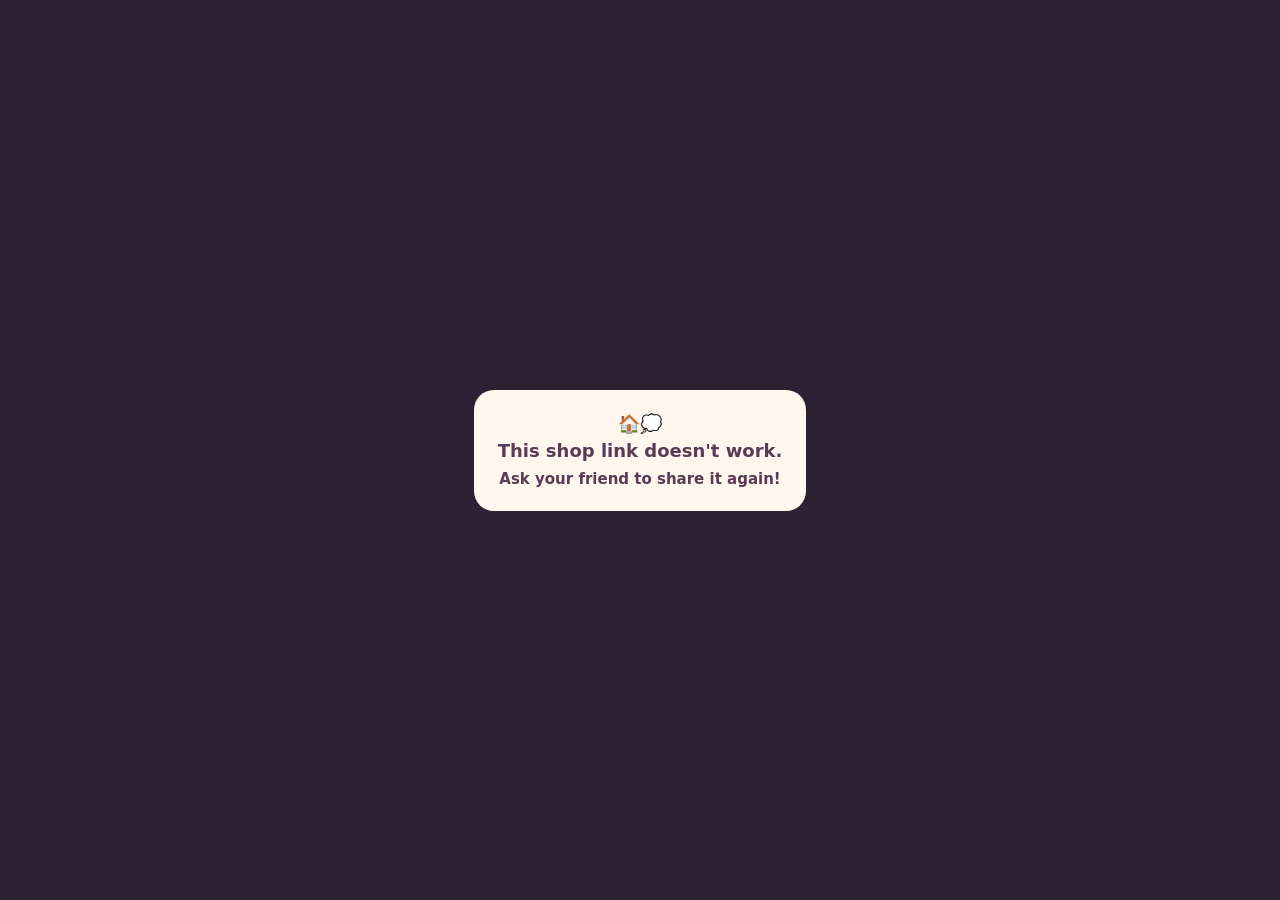
<file: dollhouse-shop/visit/index.html>
<!DOCTYPE html>
<html lang="en" data-channel="main" data-version="a648bd88af">
<head>
<meta charset="utf-8">
<meta name="viewport" content="width=device-width, initial-scale=1, maximum-scale=1, user-scalable=no, viewport-fit=cover">
<meta name="theme-color" content="#bfe3f5">
<meta name="robots" content="noindex">
<meta property="og:title" content="Come visit my shop! 🏠✨">
<meta property="og:description" content="Take a look around my Dream Dollhouse Shop.">
<title>Visit a Dream Dollhouse Shop</title>
<link rel="icon" href="icon.svg" type="image/svg+xml">
<link rel="stylesheet" href="style.css?v=a648bd88af">
<script type="importmap">
{
 "imports": {
  "three": "./vendor/three.module.js?v=a648bd88af",
  "./js/core/codec.js": "./js/core/codec.js?v=a648bd88af",
  "./js/core/events.js": "./js/core/events.js?v=a648bd88af",
  "./js/core/loop.js": "./js/core/loop.js?v=a648bd88af",
  "./js/data/badwords.js": "./js/data/badwords.js?v=a648bd88af",
  "./js/data/customers.js": "./js/data/customers.js?v=a648bd88af",
  "./js/data/decor.js": "./js/data/decor.js?v=a648bd88af",
  "./js/data/dollhouse.js": "./js/data/dollhouse.js?v=a648bd88af",
  "./js/data/fixtures.js": "./js/data/fixtures.js?v=a648bd88af",
  "./js/data/items.js": "./js/data/items.js?v=a648bd88af",
  "./js/data/packs.js": "./js/data/packs.js?v=a648bd88af",
  "./js/data/rooms.js": "./js/data/rooms.js?v=a648bd88af",
  "./js/data/story.js": "./js/data/story.js?v=a648bd88af",
  "./js/data/upgrades.js": "./js/data/upgrades.js?v=a648bd88af",
  "./js/input/touch.js": "./js/input/touch.js?v=a648bd88af",
  "./js/render/building.js": "./js/render/building.js?v=a648bd88af",
  "./js/render/camera.js": "./js/render/camera.js?v=a648bd88af",
  "./js/render/canvasTexture.js": "./js/render/canvasTexture.js?v=a648bd88af",
  "./js/render/environment.js": "./js/render/environment.js?v=a648bd88af",
  "./js/render/lighting.js": "./js/render/lighting.js?v=a648bd88af",
  "./js/render/models/beach.js": "./js/render/models/beach.js?v=a648bd88af",
  "./js/render/models/character.js": "./js/render/models/character.js?v=a648bd88af",
  "./js/render/models/critters.js": "./js/render/models/critters.js?v=a648bd88af",
  "./js/render/models/furniture.js": "./js/render/models/furniture.js?v=a648bd88af",
  "./js/render/models/items.js": "./js/render/models/items.js?v=a648bd88af",
  "./js/render/models/prims.js": "./js/render/models/prims.js?v=a648bd88af",
  "./js/render/models/scenes.js": "./js/render/models/scenes.js?v=a648bd88af",
  "./js/render/patterns.js": "./js/render/patterns.js?v=a648bd88af",
  "./js/render/pick.js": "./js/render/pick.js?v=a648bd88af",
  "./js/render/quality.js": "./js/render/quality.js?v=a648bd88af",
  "./js/render/renderer.js": "./js/render/renderer.js?v=a648bd88af",
  "./js/render/toon.js": "./js/render/toon.js?v=a648bd88af",
  "./js/render/views/customers.js": "./js/render/views/customers.js?v=a648bd88af",
  "./js/render/views/dollhouse.js": "./js/render/views/dollhouse.js?v=a648bd88af",
  "./js/render/views/keeper.js": "./js/render/views/keeper.js?v=a648bd88af",
  "./js/render/views/shelves.js": "./js/render/views/shelves.js?v=a648bd88af",
  "./js/render/views/showcases.js": "./js/render/views/showcases.js?v=a648bd88af",
  "./js/sim/building.js": "./js/sim/building.js?v=a648bd88af",
  "./js/sim/catalog.js": "./js/sim/catalog.js?v=a648bd88af",
  "./js/sim/checkout.js": "./js/sim/checkout.js?v=a648bd88af",
  "./js/sim/collection.js": "./js/sim/collection.js?v=a648bd88af",
  "./js/sim/crowd.js": "./js/sim/crowd.js?v=a648bd88af",
  "./js/sim/customers.js": "./js/sim/customers.js?v=a648bd88af",
  "./js/sim/day.js": "./js/sim/day.js?v=a648bd88af",
  "./js/sim/decor.js": "./js/sim/decor.js?v=a648bd88af",
  "./js/sim/economy.js": "./js/sim/economy.js?v=a648bd88af",
  "./js/sim/fullshop.js": "./js/sim/fullshop.js?v=a648bd88af",
  "./js/sim/helpers.js": "./js/sim/helpers.js?v=a648bd88af",
  "./js/sim/keeper.js": "./js/sim/keeper.js?v=a648bd88af",
  "./js/sim/move.js": "./js/sim/move.js?v=a648bd88af",
  "./js/sim/nav.js": "./js/sim/nav.js?v=a648bd88af",
  "./js/sim/orderer.js": "./js/sim/orderer.js?v=a648bd88af",
  "./js/sim/orders.js": "./js/sim/orders.js?v=a648bd88af",
  "./js/sim/packs.js": "./js/sim/packs.js?v=a648bd88af",
  "./js/sim/rewards.js": "./js/sim/rewards.js?v=a648bd88af",
  "./js/sim/route.js": "./js/sim/route.js?v=a648bd88af",
  "./js/sim/share.js": "./js/sim/share.js?v=a648bd88af",
  "./js/sim/shopName.js": "./js/sim/shopName.js?v=a648bd88af",
  "./js/sim/showcase.js": "./js/sim/showcase.js?v=a648bd88af",
  "./js/sim/state.js": "./js/sim/state.js?v=a648bd88af",
  "./js/sim/stock.js": "./js/sim/stock.js?v=a648bd88af",
  "./js/sim/tasks.js": "./js/sim/tasks.js?v=a648bd88af",
  "./js/sim/tutorial.js": "./js/sim/tutorial.js?v=a648bd88af",
  "./js/sim/upgrades.js": "./js/sim/upgrades.js?v=a648bd88af",
  "./js/sim/walker.js": "./js/sim/walker.js?v=a648bd88af",
  "./js/visit.js": "./js/visit.js?v=a648bd88af"
 }
}
</script>
</head>
<body class="visit">
<!-- The visit page (GDD #91): a friend's shop in 3D, view only, from a link made by the Share button. -->
<div id="app">
  <canvas id="game"></canvas>
  <div id="visit-head" hidden>
    <div class="visit-welcome">Welcome to <b class="visit-name"></b>!</div>
    <div class="visit-tip">Pinch and drag to look around. Tap a room to peek inside.</div>
  </div>
  <div id="visit-bar" hidden>
    <button id="visit-house"><span aria-hidden="true">🏠</span> House</button>
    <button id="visit-doll" hidden><span aria-hidden="true">🪟</span> Dollhouse</button>
    <button id="visit-night"><span aria-hidden="true">🌙</span> Night</button>
    <!-- Later: a "Get the game" button here, once the store builds exist (GDD #91). -->
  </div>
  <div id="visit-error" hidden>
    <div class="rotate-card">🏠💭<br>This shop link doesn't work.<br><small>Ask your friend to share it again!</small></div>
  </div>
  <div id="boot-error" hidden>
    <div class="rotate-card">Oops! The shop didn't open properly.<br><button id="boot-reload">Reload</button></div>
  </div>
</div>
<script>
  function showBootError() { if (!window.__booted) document.getElementById('boot-error').hidden = false; }
  setTimeout(showBootError, 10000);
  document.getElementById('boot-reload').addEventListener('click', function () { location.reload(); });
</script>
<script type="module" src="js/visit.js?v=a648bd88af" onerror="showBootError()"></script>
</body>
</html>
</file>
<file: style.css>
/* Two Lizards Games: one stylesheet for every page. Plain CSS, no build step, no web fonts (nothing loads from
   another site, so visitors' browsers never talk to anyone but GitHub Pages). */

:root {
  --bg: #fff8f2;
  --card: #ffffff;
  --text: #3b2f3a;
  --muted: #7a6a76;
  --line: #f0dfe6;
  --pink: #e86fa8;
  --pink-ink: #b8407a;
  --mint: #9fe0c8;
  --mint-soft: #e3f7ef;
  --lizard: #5fae6e;
  --shadow: 0 6px 24px rgba(120, 60, 90, 0.08);
  --radius: 18px;
  color-scheme: light;
}

@media (prefers-color-scheme: dark) {
  :root:not([data-theme="light"]) {
    --bg: #1f1a22;
    --card: #2a232e;
    --text: #f3e9f0;
    --muted: #b9a9b5;
    --line: #3d3342;
    --pink: #f08cbb;
    --pink-ink: #f6a9cd;
    --mint-soft: #233832;
    --lizard: #7cc78a;
    --shadow: 0 6px 24px rgba(0, 0, 0, 0.3);
    color-scheme: dark;
  }
}

* { box-sizing: border-box; }
img { max-width: 100%; height: auto; }

html { -webkit-text-size-adjust: 100%; }

body {
  margin: 0;
  background: var(--bg);
  color: var(--text);
  font: 17px/1.6 ui-rounded, "SF Pro Rounded", system-ui, -apple-system, "Segoe UI", Roboto, "Helvetica Neue", Arial, sans-serif;
}

a { color: var(--pink-ink); text-underline-offset: 2px; }
a:hover { color: var(--pink); }

.wrap { max-width: 760px; margin: 0 auto; padding: 0 16px; }

/* Header and footer */
.site-head { border-bottom: 1px solid var(--line); background: var(--card); }
.site-head .wrap { display: flex; align-items: center; justify-content: space-between; gap: 12px; padding-top: 12px; padding-bottom: 12px; flex-wrap: wrap; }
.brand { display: flex; align-items: center; gap: 10px; color: var(--text); text-decoration: none; font-weight: 800; font-size: 19px; }
.brand img { width: 40px; height: 40px; flex: none; }
.site-nav { display: flex; gap: 4px 16px; flex-wrap: wrap; font-size: 15px; }
.site-nav a { color: var(--muted); text-decoration: none; padding: 4px 0; }
.site-nav a:hover, .site-nav a[aria-current="page"] { color: var(--pink-ink); }

.site-foot { margin-top: 56px; border-top: 1px solid var(--line); color: var(--muted); font-size: 14px; }
.site-foot .wrap { padding-top: 20px; padding-bottom: 32px; display: flex; flex-wrap: wrap; gap: 8px 20px; justify-content: space-between; }
.site-foot nav { display: flex; gap: 16px; flex-wrap: wrap; }
.site-foot a { color: var(--muted); }

/* Text */
main { padding-top: 32px; }
h1 { font-size: clamp(28px, 6vw, 40px); line-height: 1.15; margin: 0 0 12px; letter-spacing: -0.01em; }
h2 { font-size: 22px; line-height: 1.25; margin: 36px 0 8px; }
h3 { font-size: 18px; margin: 24px 0 4px; }
p, ul, ol { margin: 0 0 14px; }
li { margin-bottom: 6px; }
.lead { font-size: 19px; color: var(--muted); }
.small { font-size: 14px; color: var(--muted); }

/* Blocks */
.card { background: var(--card); border: 1px solid var(--line); border-radius: var(--radius); box-shadow: var(--shadow); padding: 20px; }
.note { background: var(--mint-soft); border-radius: var(--radius); padding: 16px 18px; margin: 20px 0; }
.note p:last-child, .note ul:last-child { margin-bottom: 0; }

.game-card { display: flex; gap: 18px; align-items: center; text-decoration: none; color: var(--text); margin-top: 20px; }
.game-card:hover { border-color: var(--pink); color: var(--text); }
.game-card img { width: 88px; height: 88px; border-radius: 20px; flex: none; }
.game-card h3 { margin: 0 0 2px; }
.game-card p { margin: 0; color: var(--muted); font-size: 15px; }

.studio-art { display: block; width: 100%; border-radius: var(--radius); margin-bottom: 24px; box-shadow: var(--shadow); }

.hero { display: grid; gap: 24px; align-items: center; }
.hero-text img.app-icon { width: 96px; height: 96px; border-radius: 22px; box-shadow: var(--shadow); margin-bottom: 12px; }
.shot { width: 100%; max-width: 320px; justify-self: center; border-radius: 18px; box-shadow: var(--shadow); display: block; }
.shot-link { justify-self: center; width: 100%; max-width: 320px; text-align: center; text-decoration: none; font-weight: 600; }
.shot-link span { display: block; margin-top: 10px; }
@media (min-width: 680px) {
  .hero { grid-template-columns: 1fr 280px; }
}

.badges { display: flex; flex-wrap: wrap; gap: 10px; margin: 16px 0; }
.badge { display: inline-block; padding: 10px 16px; border-radius: 12px; border: 1px dashed var(--line); color: var(--muted); font-size: 15px; }

.features { list-style: none; padding: 0; display: grid; gap: 12px; }
@media (min-width: 600px) { .features { grid-template-columns: 1fr 1fr; } }
.features li { margin: 0; }
.features b { display: block; }

.button { display: inline-block; background: var(--pink); color: #fff; text-decoration: none; font-weight: 700; padding: 10px 18px; border-radius: 999px; }
.button:hover { color: #fff; filter: brightness(1.05); }

/* FAQ */
details { background: var(--card); border: 1px solid var(--line); border-radius: 14px; padding: 0 16px; margin: 10px 0; }
details[open] { padding-bottom: 4px; }
summary { cursor: pointer; font-weight: 700; padding: 14px 0; list-style-position: outside; }
summary::marker { color: var(--pink); }

.toc { font-size: 15px; }
.toc ol { padding-left: 20px; }

/* Press kit */
.facts { width: 100%; border-collapse: collapse; font-size: 16px; }
.facts th, .facts td { text-align: left; vertical-align: top; padding: 8px 10px 8px 0; border-bottom: 1px solid var(--line); }
.facts th { width: 34%; color: var(--muted); font-weight: 600; }
.gallery { list-style: none; padding: 0; display: grid; grid-template-columns: repeat(2, 1fr); gap: 12px; }
@media (min-width: 600px) { .gallery { grid-template-columns: repeat(4, 1fr); } }
.gallery.wide { grid-template-columns: 1fr; }
@media (min-width: 600px) { .gallery.wide { grid-template-columns: 1fr 1fr; } }
.gallery li { margin: 0; }
.gallery a { display: block; text-decoration: none; font-size: 13px; color: var(--muted); }
.gallery img { display: block; width: 100%; border-radius: 12px; box-shadow: var(--shadow); margin-bottom: 6px; }
.clip { display: block; width: 100%; height: auto; aspect-ratio: 16 / 9; border-radius: var(--radius); box-shadow: var(--shadow); background: var(--card); }
.copy { background: var(--card); border: 1px solid var(--line); border-radius: 14px; padding: 14px 16px; margin: 0 0 14px; }
</file>
<file: dollhouse-shop/visit/style.css>
:root {
  --ink: #5a3a55;
  --cream: #fff6ee;
  --pink: #f27aa8;
  --pink-dark: #c45583;
  --shadow: #e4c9d6;
  --frame: #2b2233;
  --butter: #ffd98a;
  --lilac: #c8b6ff;
  --font: ui-rounded, "SF Pro Rounded", "Nunito", "Trebuchet MS", system-ui, sans-serif;
}

html, body {
  margin: 0;
  height: 100%;
  background: var(--frame);
  overflow: hidden;
  overscroll-behavior: none;
  font-family: var(--font);
  color: var(--ink);
  -webkit-user-select: none;
  user-select: none;
  -webkit-touch-callout: none;
}

/* Portrait frame: fills a phone (also in a browser, whose toolbars make the screen squatter: an iPhone 13 in Safari
   is 390 × 664) and a tablet held upright; shows a portrait column on desktop. */
#app {
  position: fixed;
  inset: 0;
  margin: auto;
  width: min(100vw, calc(100dvh * 0.75));
  height: 100dvh;
  overflow: hidden;
}

/* Wide screens (an iPad held upright): the counters, the toolbar and the panels stay phone-sized and centered, and the
   shop fills the rest (2026-11-09; they stretched across the whole iPad). Phones are narrower, so nothing changes there. */
#hud, #toolbar, .sheet-body, #styler, #creator { max-width: 480px; margin-left: auto; margin-right: auto; }

#game {
  display: block;
  width: 100%;
  height: 100%;
  touch-action: none;
}

button {
  font: inherit;
  -webkit-tap-highlight-color: transparent;
  touch-action: manipulation;
  transition: scale 0.18s cubic-bezier(0.3, 1.8, 0.5, 1);
}

/* Bouncy UI (GDD #49): every button squishes while pressed and springs back. `scale` stacks
   with the translate some buttons already use on :active. */
button:active:not(:disabled) { scale: 0.92; transition-duration: 0.05s; }

/* ---------- HUD ---------- */
#hud {
  position: absolute;
  top: 0;
  left: 0;
  right: 0;
  padding: calc(env(safe-area-inset-top) + 10px) 12px 0;
  display: flex;
  flex-direction: column;
  align-items: center;
  gap: 6px;
  pointer-events: none;
}

.hud-row {
  display: flex;
  gap: 8px;
  width: 100%;
}

.pill {
  flex: 1;
  display: flex;
  align-items: center;
  gap: 6px;
  min-width: 0;
  padding: 7px 10px;
  border-radius: 999px;
  background: rgba(255, 246, 238, 0.94);
  box-shadow: 0 3px 0 rgba(90, 58, 85, 0.18);
  font-weight: 800;
  font-size: 16px;
}

.pill[hidden] { display: none; }
.pill .ico { font-size: 16px; }
.hud-row .pill { gap: 4px; }
.pill b { font-variant-numeric: tabular-nums; }
.pill.pop { animation: pop 0.35s ease-out; }

@keyframes pop {
  0% { transform: scale(1); }
  40% { transform: scale(1.15); }
  100% { transform: scale(1); }
}

.hud-row2 { position: relative; display: flex; justify-content: center; width: 100%; }

#btn-settings, #btn-share, #btn-help {
  position: absolute;
  right: 0;
  top: 0;
  width: 34px;
  height: 34px;
  padding: 0;
  border: 0;
  border-radius: 50%;
  background: rgba(255, 246, 238, 0.94);
  box-shadow: 0 3px 0 rgba(90, 58, 85, 0.18);
  font-size: 16px;
  pointer-events: auto;
}

/* Share (GDD #91) sits left of the Settings button. */
#btn-share { right: 42px; }
/* The Help book's ❓ (GDD #124) sits on the left, clear of the day chip; a dot when there are new pages. */
#btn-help { right: auto; left: 0; }
#btn-help.new::after {
  content: ''; position: absolute; top: -1px; right: -1px; width: 10px; height: 10px; border-radius: 50%;
  background: #ff6f91; box-shadow: 0 0 0 2px #fff;
}
/* The counters open their Help book page (GDD #123). */
.pill { pointer-events: auto; cursor: pointer; }
.pill:active { transform: scale(0.95); }

.day-chip {
  padding: 4px 12px;
  border-radius: 999px;
  background: rgba(90, 58, 85, 0.55);
  color: var(--cream);
  font-weight: 700;
  font-size: 12px;
}

/* ---------- Rotate prompt ---------- */
#rotate {
  display: none;
  position: absolute;
  inset: 0;
  background: var(--frame);
  align-items: center;
  justify-content: center;
}

.rotate-card {
  padding: 20px 24px;
  border-radius: 20px;
  background: var(--cream);
  text-align: center;
  font-weight: 800;
  font-size: 18px;
  line-height: 1.5;
}

#boot-error, #update-needed, #visit-error {
  position: absolute;
  inset: 0;
  display: flex;
  align-items: center;
  justify-content: center;
  background: var(--frame);
}

#boot-error[hidden], #update-needed[hidden], #visit-error[hidden] { display: none; }
#boot-error .rotate-card, #update-needed .rotate-card, #visit-error .rotate-card { margin: 0 16px; }

#boot-error button, #update-needed button {
  margin-top: 12px;
  padding: 10px 24px;
  border: 0;
  border-radius: 14px;
  background: var(--pink);
  color: #fff;
  font-weight: 800;
  font-size: 16px;
}

@media (orientation: landscape) and (max-height: 520px) {
  #rotate { display: flex; }
}

/* ---------- Test build badge (/dev/) ---------- */
#dev-badge {
  position: absolute;
  top: calc(env(safe-area-inset-top) + 92px);
  left: 10px;
  padding: 3px 8px;
  border-radius: 8px;
  background: rgba(90, 58, 85, 0.75);
  color: #fff;
  font-size: 11px;
  font-weight: 800;
  pointer-events: none;
}

/* ---------- Debug (?debug) ---------- */
#debug {
  position: absolute;
  top: calc(env(safe-area-inset-top) + 92px);
  right: 10px;
  display: flex;
  flex-direction: column;
  align-items: flex-end;
  gap: 6px;
  font-size: 12px;
}

.debug-toggle {
  width: 36px;
  height: 36px;
  border: 0;
  border-radius: 50%;
  background: rgba(255, 246, 238, 0.9);
  font-size: 18px;
}

.debug-panel {
  display: flex;
  flex-direction: column;
  gap: 6px;
  padding: 10px;
  border-radius: 14px;
  background: rgba(255, 246, 238, 0.95);
  box-shadow: 0 3px 0 rgba(90, 58, 85, 0.18);
}

.debug-panel[hidden] { display: none; }

.debug-panel button {
  border: 0;
  border-radius: 10px;
  padding: 8px 10px;
  background: var(--shadow);
  color: var(--ink);
  font-weight: 700;
}

.debug-panel button.danger { background: var(--pink); color: #fff; }
.debug-stats { font-variant-numeric: tabular-nums; opacity: 0.8; }

/* ---------- Toasts ---------- */
#toasts {
  position: absolute;
  top: calc(env(safe-area-inset-top) + 84px);
  left: 0;
  right: 0;
  display: flex;
  flex-direction: column;
  align-items: center;
  gap: 6px;
  pointer-events: none;
  z-index: 5; /* above the sheets' dark backdrop (the Share sheet's "Picture saved!") */
}

.toast {
  max-width: 80%;
  padding: 8px 14px;
  border-radius: 14px;
  background: rgba(255, 246, 238, 0.96);
  box-shadow: 0 3px 0 rgba(90, 58, 85, 0.18);
  font-weight: 800;
  font-size: 14px;
  text-align: center;
  animation: toast-in 0.35s cubic-bezier(0.3, 1.4, 0.5, 1);
}

.toast.out { animation: toast-out 0.3s ease-in forwards; }

@keyframes toast-in { from { opacity: 0; transform: translateY(-8px) scale(0.8); } 60% { opacity: 1; transform: scale(1.06); } }
@keyframes toast-out { to { opacity: 0; transform: translateY(-8px); } }

/* ---------- Toolbar ---------- */
#toolbar {
  position: absolute;
  left: 0;
  right: 0;
  bottom: 0;
  display: flex;
  justify-content: center;
  gap: 10px;
  padding: 0 12px calc(env(safe-area-inset-bottom) + 12px);
  pointer-events: none;
}

#toolbar[hidden] { display: none; }

#toolbar button {
  pointer-events: auto;
  flex: 0 1 96px;
  min-width: 0;
  display: flex;
  flex-direction: column;
  align-items: center;
  gap: 2px;
  padding: 8px 6px 10px;
  border: 0;
  border-radius: 18px;
  background: var(--cream);
  color: var(--ink);
  font-weight: 800;
  font-size: 13px;
  box-shadow: 0 4px 0 var(--shadow);
}

#toolbar button:active { transform: translateY(2px); box-shadow: 0 2px 0 var(--shadow); }
.tb-ico { font-size: 24px; line-height: 1; }

/* ---------- Bottom sheets ---------- */
.sheet {
  position: absolute;
  inset: 0;
  display: flex;
  align-items: flex-end;
  background: rgba(43, 34, 51, 0.35);
  animation: fade-in 0.2s ease-out;
}

.sheet[hidden] { display: none; }

.sheet-body {
  width: 100%;
  max-height: 72%;
  display: flex;
  flex-direction: column;
  padding: 14px 14px calc(env(safe-area-inset-bottom) + 14px);
  border-radius: 24px 24px 0 0;
  background: var(--cream);
  box-sizing: border-box;
  box-shadow: 0 40px 0 var(--cream);
  animation: spring-up 0.4s cubic-bezier(0.25, 1.35, 0.5, 1);
}

.sheet-head { display: flex; align-items: center; justify-content: space-between; }
.sheet-head h2 { margin: 0; font-size: 20px; }

.sheet .close {
  width: 36px;
  height: 36px;
  border: 0;
  border-radius: 50%;
  background: var(--shadow);
  color: var(--ink);
  font-weight: 800;
}

.pending { margin: 6px 0 10px; font-size: 13px; font-weight: 700; opacity: 0.75; }

.cards {
  display: grid;
  grid-template-columns: repeat(2, 1fr);
  gap: 10px;
  overflow-y: auto;
  padding-bottom: 4px;
}

.card {
  display: flex;
  flex-direction: column;
  align-items: center;
  padding: 8px 8px 10px;
  border-radius: 18px;
  background: #fff;
  box-shadow: 0 3px 0 var(--shadow);
}

.card img { width: 84px; height: 84px; }
.card-name { font-weight: 800; font-size: 14px; text-align: center; }
/* Order book cards line up like a grid: names get two lines' room, and the buy button sits at the bottom. */
.cards .card-name { min-height: 2.5em; display: flex; align-items: center; justify-content: center; line-height: 1.2; }
.card-sub { font-size: 12px; opacity: 0.7; text-align: center; }
.card-have { display: flex; flex-wrap: wrap; justify-content: center; gap: 4px; margin: -2px 0 6px; font-size: 12px; font-weight: 800; color: #6a5a8a; }
.card-have span { padding: 0 6px; border-radius: 999px; background: #f1ebfa; }
.card-have.none { padding: 1px 8px; border-radius: 999px; background: #ffe0ec; color: #b8336a; }
.card-have.none span { background: none; padding: 0; }
.card-have.unfound { padding: 1px 8px; border-radius: 999px; background: #f4eff6; color: #9a8aa8; }
.card-have[hidden] { display: none; }
.stock-legend { margin: 0 2px 6px; font-size: 11px; font-weight: 700; opacity: 0.65; }
.card-profit { margin: 4px 0 6px; padding: 1px 8px; border-radius: 999px; background: #d4f3e6; font-size: 12px; font-weight: 800; }

.card .buy {
  width: 100%;
  margin-top: auto;
  padding: 8px 0;
  border: 0;
  border-radius: 12px;
  background: var(--pink);
  color: #fff;
  font-weight: 800;
  font-size: 15px;
  box-shadow: 0 3px 0 var(--pink-dark);
}

.card .buy:active { transform: translateY(2px); box-shadow: 0 1px 0 var(--pink-dark); }
.card .buy:disabled { background: var(--shadow); color: rgba(90, 58, 85, 0.5); box-shadow: none; }

@keyframes fade-in { from { opacity: 0; } }
@keyframes slide-up { from { transform: translateY(40%); } }
@keyframes spring-up { from { transform: translateY(100%); } }
@keyframes spring-down { from { transform: translateY(-100%); } }

/* ---------- World-pinned bubbles & pop-ups ---------- */
#overlay {
  position: absolute;
  inset: 0;
  overflow: hidden;
  pointer-events: none;
}

.bubble,
.floater {
  position: absolute;
  left: 0;
  top: 0;
  white-space: nowrap;
  font-weight: 800;
  will-change: transform;
}

.bubble {
  padding: 4px 8px;
  border-radius: 14px;
  background: #fff;
  box-shadow: 0 3px 0 rgba(90, 58, 85, 0.18);
  font-size: 14px;
}

.bubble::after {
  content: '';
  position: absolute;
  left: 50%;
  bottom: -6px;
  margin-left: -6px;
  border: 6px solid transparent;
  border-bottom: 0;
  border-top-color: #fff;
}

.bubble.wish img { display: block; width: 40px; height: 40px; }
.bubble.wish { padding: 2px 4px; border-radius: 50%; }
.bubble.waiting { font-size: 18px; animation: wiggle 1s ease-in-out infinite; }
.bubble.prompt { background: var(--pink); color: #fff; }
.bubble.prompt::after { border-top-color: var(--pink); }
/* Bonus-spot markers (views/spots.js): a little bobbing icon just above a glowing ring on the ground. */
.bubble.spot { padding: 2px 5px; border: 2px solid var(--pink); border-radius: 50%; background: rgba(255, 255, 255, 0.85); font-size: 15px; animation: bob 1.4s ease-in-out infinite; }
.bubble.spot::after { display: none; }
.bubble.spot-showoff { border-color: #e8b64a; }
@keyframes bob { 50% { margin-top: -5px; } }
/* + spots for a new room (GDD #58, main.js placement mode): tappable, unlike other bubbles. */
.bubble.place { padding: 0; background: none; box-shadow: none; pointer-events: auto; transform-origin: center; }
.bubble.place::after { display: none; }
.bubble.place button {
  width: 64px; height: 64px; margin-bottom: -32px; border: 3px dashed #fff; border-radius: 50%;
  background: rgba(224, 103, 154, 0.85); color: #fff; font-size: 30px; font-weight: 800; line-height: 1;
  box-shadow: 0 0 0 6px rgba(255, 255, 255, 0.35); animation: bob 1.1s ease-in-out infinite;
}
#place-banner, #move-banner {
  position: absolute; top: calc(env(safe-area-inset-top) + 92px); left: 16px; right: 16px;
  display: flex; align-items: center; gap: 10px; padding: 10px 12px; border-radius: 16px;
  background: var(--cream); box-shadow: 0 3px 0 var(--shadow); font-weight: 800; font-size: 15px;
}
#place-banner[hidden], #move-banner[hidden] { display: none; }
/* While the banner shows, toasts drop below it instead of covering it. */
#place-banner:not([hidden]) ~ #toasts, #move-banner:not([hidden]) ~ #toasts { top: calc(env(safe-area-inset-top) + 160px); }
#place-banner span, #move-banner span { flex: 1; }
/* Moving rooms (GDD #157): Done is the way out, so the toolbar steps aside. */
#move-banner button { border: 0; border-radius: 12px; padding: 8px 16px; background: var(--pink); color: #fff; font-weight: 800; box-shadow: 0 3px 0 var(--pink-dark); }
body.moving #toolbar { display: none; }
#place-banner button { border: 0; border-radius: 12px; padding: 8px 12px; background: var(--shadow); color: var(--ink); font-weight: 800; }
/* A story visit (ui/story.js, GDD #147): the chapter's name, Skip, and the friend's speech bubble. Taps anywhere go on. */
#story { position: absolute; inset: 0; z-index: 5; }
#story[hidden] { display: none; }
.story-title {
  position: absolute; bottom: calc(env(safe-area-inset-bottom) + 18px); left: 16px; max-width: calc(100% - 150px);
  overflow: hidden; text-overflow: ellipsis;
  padding: 6px 14px; border-radius: 16px; background: var(--cream); box-shadow: 0 3px 0 var(--shadow);
  font-weight: 800; font-size: 15px; white-space: nowrap; animation: story-fade 0.35s ease-out;
}
.story-skip {
  position: absolute; bottom: calc(env(safe-area-inset-bottom) + 18px); right: 16px; border: 0; border-radius: 14px;
  padding: 10px 16px; background: rgba(255, 246, 238, 0.92); box-shadow: 0 3px 0 var(--shadow); color: var(--ink);
  font: 800 15px var(--font);
}
.bubble.story-say {
  box-sizing: border-box; width: max-content; max-width: min(340px, calc(100vw - 24px)); white-space: normal; padding: 10px 16px 8px; border-radius: 22px;
  font-size: 21px; font-weight: 700; line-height: 1.3; margin-top: -10px; animation: story-fade 0.3s ease-out;
}
.bubble.story-say::after { margin-left: calc(-9px + var(--tail, 0px)); bottom: -9px; border-width: 9px 9px 0; }
.bubble.story-say b { display: block; color: var(--pink-dark); font-size: 16px; }
.bubble.story-say p { margin: 3px 0 6px; }
.bubble.story-say small { display: block; text-align: right; font-size: 13px; opacity: 0.6; }
@keyframes story-fade { from { opacity: 0; } }

/* First-day guide (ui/guide.js): a bouncing pink label with a big arrow underneath. */
.guide-btn { position: absolute; transform: translate(-50%, -100%); pointer-events: none; animation: bob 0.9s ease-in-out infinite; }
.guide-btn[hidden] { display: none; }
.guide-btn span { position: relative; display: block; padding: 4px 8px; border-radius: 14px; background: var(--pink); color: #fff; font-weight: 800; font-size: 15px; white-space: nowrap; margin-bottom: 14px; }
.guide-btn span::after { content: ''; position: absolute; left: 50%; bottom: -14px; margin-left: -12px; border: solid transparent; border-width: 14px 12px 0; border-top-color: var(--pink); }

/* ---------- Spotlight for guided steps (ui/spotlight.js, GDD §12.3) ---------- */
.coach { position: absolute; inset: 0; z-index: 9; pointer-events: none; overflow: hidden; }
.coach[hidden] { display: none; }
.coach-hole { position: absolute; border-radius: 16px; transition: left 0.25s, top 0.25s, width 0.25s, height 0.25s; }
.coach.dim .coach-hole { box-shadow: 0 0 0 200vmax rgba(36, 26, 46, 0.62); }
.coach.dim.lit .coach-hole { outline: 3px solid var(--pink); outline-offset: 0; animation: coach-glow 1.1s ease-in-out infinite; }
.coach-msg { position: absolute; left: 14px; right: 14px; top: calc(12px + env(safe-area-inset-top)); padding: 12px 16px; border-radius: 18px;
  background: #fff; color: #4a3a5a; font-weight: 800; font-size: 16px; line-height: 1.3; text-align: center;
  box-shadow: 0 6px 20px rgba(0, 0, 0, 0.25); border: 3px solid var(--pink); }
.coach-msg.low { top: auto; bottom: calc(16px + env(safe-area-inset-bottom)); }
.coach-msg[hidden], .coach-msg small[hidden] { display: none; }
.coach-msg p { margin: 0; }
.coach-msg.has-face { display: flex; align-items: center; gap: 12px; text-align: left; padding: 10px 14px 10px 10px; }
.coach-face { flex: none; width: 64px; height: 64px; border-radius: 50%; background: radial-gradient(circle at 50% 40%, #fff6fb, #f3dcef);
  border: 3px solid var(--pink); object-fit: cover; }
.coach-face[hidden], .coach-name[hidden] { display: none; }
.coach-say { flex: 1; min-width: 0; }
.coach-name { display: block; font-size: 13px; color: var(--pink); margin-bottom: 2px; }
.coach-msg small { display: block; margin-top: 6px; font-size: 13px; color: var(--pink); animation: bob 0.9s ease-in-out infinite; }
.coach-msg.pop { animation: toast-in 0.35s ease-out; }
.coach-tap { animation: coach-bounce 0.9s ease-in-out infinite; }
@keyframes coach-glow { 0%, 100% { outline-color: var(--pink); } 50% { outline-color: #fff; } }
@keyframes coach-bounce { 0%, 100% { scale: 1; } 50% { scale: 1.07; } }

@keyframes wiggle {
  0%, 100% { rotate: 0deg; }
  25% { rotate: -10deg; }
  75% { rotate: 10deg; }
}

.floater { font-size: 18px; text-shadow: 0 2px 0 #fff, 0 0 6px #fff; }
.floater > span { display: inline-block; animation: floater-in 0.3s cubic-bezier(0.3, 1.8, 0.5, 1) both; }
.floater.heart-rise { font-size: 18px; }
.floater.sad { font-size: 34px; } /* a shopper giving up on the line (GDD #139): big enough to notice */
@keyframes floater-in { from { transform: scale(0.2); } }
.floater.coins { font-size: 22px; color: #c98a1c; }
.floater.tip { font-size: 15px; color: var(--pink-dark); }
.floater.heart { font-size: 15px; color: #e0507a; }
.floater.beep { font-size: 14px; color: var(--ink); }

/* ---------- Day clock & summary ---------- */
.day-chip { display: flex; flex-direction: column; align-items: center; gap: 3px; }
.day-bar { position: relative; width: 100%; min-width: 90px; height: 4px; border-radius: 2px; background: rgba(255, 246, 238, 0.3); }
/* Midday mark for Lunchtime Delivery (GDD #52): butter yellow and pulsing while a lunch order is on its way. */
#hud-lunch { position: absolute; left: 50%; top: -3px; width: 3px; height: 10px; margin-left: -1.5px; border-radius: 2px; background: rgba(255, 246, 238, 0.7); }
#hud-lunch[hidden] { display: none; }
#hud-lunch.coming { background: var(--butter); box-shadow: 0 0 6px var(--butter); animation: lunch-pulse 1.2s ease-in-out infinite; }
#hud-lunch.past { opacity: 0.35; }
@keyframes lunch-pulse { 50% { transform: scaleY(1.4); } }
.day-bar[hidden] { display: none; }
#hud-day-fill { height: 100%; width: 0; background: var(--cream); border-radius: 2px; transition: width 0.3s linear; }

#toolbar button.primary { background: var(--pink); color: #fff; box-shadow: 0 4px 0 var(--pink-dark); }
#toolbar button.primary:active { box-shadow: 0 2px 0 var(--pink-dark); }
#toolbar button.passive { opacity: 0.85; }
.tb-label { font-variant-numeric: tabular-nums; }
#toolbar #btn-day { flex: 1 1 120px; }
#toolbar.five { gap: 6px; padding-left: 8px; padding-right: 8px; }
#toolbar.five button { font-size: 12px; padding-left: 2px; padding-right: 2px; }
#toolbar button[hidden] { display: none; }
#toolbar button.ready { background: var(--butter); box-shadow: 0 4px 0 #e0b452; animation: nudge 1.6s ease-in-out infinite; }

@keyframes nudge {
  0%, 70%, 100% { transform: none; }
  80% { transform: translateY(-4px) rotate(-3deg); }
  90% { transform: translateY(-2px) rotate(3deg); }
}

.summary-stats {
  display: grid;
  grid-template-columns: repeat(2, 1fr);
  gap: 8px;
  margin: 10px 0;
}

.stat {
  padding: 10px;
  border-radius: 16px;
  background: #fff;
  box-shadow: 0 3px 0 var(--shadow);
  text-align: center;
}

.stat b { display: block; font-size: 22px; }
.stat b i { font-style: normal; font-variant-numeric: tabular-nums; }
.stat.done b { animation: pop 0.3s ease-out; }

.summary-record {
  margin-top: 8px;
  padding: 8px 12px;
  border-radius: 14px;
  background: var(--butter);
  box-shadow: 0 3px 0 #e0b452;
  font-weight: 800;
  text-align: center;
  animation: toast-in 0.45s cubic-bezier(0.3, 1.6, 0.5, 1);
}

.summary-record[hidden] { display: none; }
.stat span { font-size: 12px; font-weight: 700; opacity: 0.7; }

/* The middle scrolls on a big day, so the title and the Start Day button always show. */
.summary-scroll { flex: 1 1 auto; min-height: 0; overflow-y: auto; margin: 0 -4px; padding: 0 4px 4px; }
.summary-actions { flex: none; }

.summary-section { margin: 6px 0; font-size: 13px; font-weight: 700; }
.summary-section:empty { display: none; }
.thumb-row { display: flex; flex-wrap: wrap; gap: 6px; margin-top: 4px; }
.thumb { position: relative; width: 48px; height: 48px; border-radius: 12px; background: #fff; box-shadow: 0 2px 0 var(--shadow); }
.thumb img { width: 100%; height: 100%; }
.thumb i { position: absolute; right: -4px; bottom: -4px; padding: 0 5px; border-radius: 8px; background: var(--pink); color: #fff; font-style: normal; font-size: 11px; }

.summary-actions { display: flex; gap: 10px; margin-top: 12px; }
.summary-actions button {
  flex: 1;
  padding: 12px 6px;
  border: 0;
  border-radius: 16px;
  font-weight: 800;
  font-size: 15px;
  background: #fff;
  color: var(--ink);
  box-shadow: 0 3px 0 var(--shadow);
}
.summary-actions .summary-next { background: var(--pink); color: #fff; box-shadow: 0 3px 0 var(--pink-dark); }

/* ---------- Collection album ---------- */
.album-grid {
  display: grid;
  grid-template-columns: repeat(4, 1fr);
  gap: 10px;
  overflow-y: auto;
  padding-bottom: 4px;
}

.album-card {
  position: relative;
  display: flex;
  flex-direction: column;
  align-items: center;
  padding: 6px 4px 8px;
  border-radius: 18px;
  background: #fff;
  box-shadow: 0 3px 0 var(--shadow);
}

.album-card img { width: 60px; height: 60px; }
.album-card .card-name { font-size: 12px; line-height: 1.2; }
.album-card .card-sub { font-size: 11px; margin: 2px 0 0; text-align: center; }
.album-card.locked { background: #f7eef2; box-shadow: none; }
.album-card.locked img { filter: brightness(0); opacity: 0.18; }
.album-card.locked .card-name { opacity: 0.55; }
.album-card .badge { position: absolute; top: 4px; right: 6px; font-style: normal; font-size: 16px; }

/* ---------- Grow sheet: rooms, helpers, upgrades ---------- */
.grow-list { overflow-y: auto; margin: 0 -4px; padding: 0 4px 4px; }
.grow-back { align-self: flex-start; margin: 4px 0 0; padding: 6px 12px; border: 0; border-radius: 12px; background: #fff; font: inherit; font-weight: 800; font-size: 14px; color: var(--ink); box-shadow: 0 2px 0 rgba(0, 0, 0, 0.08); }
.grow-section { margin: 12px 0 2px; font-size: 13px; font-weight: 800; text-transform: uppercase; letter-spacing: 0.04em; opacity: 0.6; }

.grow-card {
  margin-top: 10px;
  padding: 14px;
  border-radius: 18px;
  background: #fff;
  box-shadow: 0 3px 0 var(--shadow);
  text-align: center;
}

.grow-art { font-size: 44px; }
.grow-card h3 { margin: 4px 0; font-size: 18px; }
.grow-card p { margin: 0 0 12px; font-size: 14px; line-height: 1.4; }
.grow-card.small { display: grid; grid-template-columns: 44px 1fr; gap: 4px 10px; padding: 12px; text-align: left; }
.grow-card.small .grow-art { font-size: 32px; line-height: 44px; text-align: center; grid-row: span 2; }
.grow-card.small h3 { margin: 0; font-size: 16px; }
.grow-card.small p { margin: 0 0 8px; font-size: 13px; }
.grow-card.small .grow-build { grid-column: 2; padding: 9px 0; font-size: 15px; }
.grow-card.owned { opacity: 0.75; }
/* The next helper or upgrade on the ladder, still locked (GDD #83). */
.grow-card.next { background: #f7eef2; box-shadow: none; }
.grow-card.next .grow-art { filter: grayscale(1); opacity: 0.5; }
.grow-card.next .grow-build:disabled { background: #fff4dc; color: var(--ink); }
/* What you already have, as a row of icons. */
.grow-owned { display: flex; flex-wrap: wrap; align-items: center; gap: 4px 8px; margin: 12px 0 4px; padding: 8px 12px; border-radius: 14px; background: #d4f3e6; font-size: 22px; }
.grow-owned span { margin-right: 4px; font-size: 13px; font-weight: 800; }
.grow-owned i { font-style: normal; }
.grow-cost { margin: -4px 0 10px; font-size: 14px; font-weight: 800; }
.grow-themes { display: grid; grid-template-columns: 1fr 1fr; gap: 8px; }
.grow-theme {
  display: flex; align-items: center; gap: 6px; padding: 10px 8px;
  border: 2px solid var(--edge); border-radius: 14px; background: var(--tint);
  color: var(--ink); font-weight: 800; font-size: 14px; text-align: left;
}
.grow-theme span { font-size: 20px; }
.grow-theme:disabled { opacity: 0.5; }
.grow-done { padding: 10px; font-size: 14px; font-weight: 700; opacity: 0.7; text-align: center; }

/* Share your shop (GDD #91): the framed picture, then the buttons. */
#share .sheet-body { max-height: 92%; }
.share-frame { display: flex; align-items: center; justify-content: center; margin-top: 10px; min-height: 120px; }
.share-pic { display: block; max-width: 100%; max-height: 46dvh; border-radius: 12px; box-shadow: 0 4px 0 var(--shadow); }
.share-pic[hidden], .share-wait[hidden] { display: none; }
.share-wait { font-size: 15px; font-weight: 800; opacity: 0.7; }
.share-note { margin: 10px 0; font-size: 13px; font-weight: 700; text-align: center; opacity: 0.75; }
.share-more { display: flex; gap: 8px; margin-top: 8px; }
.share-more button {
  flex: 1; padding: 10px 0; border: 0; border-radius: 14px; background: #fff; color: var(--ink);
  font: 800 14px var(--font); box-shadow: 0 3px 0 var(--shadow);
}
#share button:disabled { opacity: 0.5; }

/* Settings (GDD #94): switches, volume sliders, and shortcuts to the shop name and shopkeeper. */
/* Bottom padding: the list scrolls, which would clip the last buttons' drop shadow. */
.settings-list { display: flex; flex-direction: column; gap: 4px; margin-top: 10px; padding-bottom: 6px; overflow-y: auto; }
.set-row { display: flex; align-items: center; justify-content: space-between; min-height: 44px; }
.set-label { font-size: 16px; font-weight: 800; }
.switch {
  position: relative; width: 52px; height: 30px; padding: 0; border: 0; border-radius: 15px;
  background: var(--shadow); transition: background 0.2s;
}
.switch i {
  position: absolute; top: 3px; left: 3px; width: 24px; height: 24px; border-radius: 50%;
  background: #fff; box-shadow: 0 2px 0 rgba(90, 58, 85, 0.2); transition: transform 0.2s cubic-bezier(0.25, 1.35, 0.5, 1);
}
.switch[aria-checked="true"] { background: var(--pink); }
.switch[aria-checked="true"] i { transform: translateX(22px); }
.set-volume { display: flex; align-items: center; gap: 8px; padding: 0 2px 8px; font-size: 14px; }
.set-volume.off { opacity: 0.4; }
.set-volume input { flex: 1; min-width: 0; height: 28px; margin: 0; background: transparent; -webkit-appearance: none; appearance: none; }
.set-volume input::-webkit-slider-runnable-track {
  height: 8px; border-radius: 4px; background: linear-gradient(var(--pink), var(--pink)) 0 / var(--v, 50%) 100% no-repeat, var(--shadow);
}
.set-volume input::-moz-range-track { height: 8px; border-radius: 4px; background: var(--shadow); }
.set-volume input::-moz-range-progress { height: 8px; border-radius: 4px; background: var(--pink); }
.set-volume input::-webkit-slider-thumb {
  -webkit-appearance: none; width: 24px; height: 24px; margin-top: -8px; border-radius: 50%;
  background: #fff; box-shadow: 0 2px 0 rgba(90, 58, 85, 0.25), 0 0 0 2px var(--pink);
}
.set-volume input::-moz-range-thumb { width: 24px; height: 24px; border: 0; border-radius: 50%; background: #fff; box-shadow: 0 0 0 2px var(--pink); }
/* The Graphics slider (GDD #145): a white dot on the track at each notch. */
.set-value { font-size: 14px; font-weight: 800; color: var(--pink); }
.set-notches input::-webkit-slider-runnable-track {
  background:
    radial-gradient(circle, #fff 2.5px, transparent 3px) 2px 50% / 8px 8px no-repeat,
    radial-gradient(circle, #fff 2.5px, transparent 3px) 50% 50% / 8px 8px no-repeat,
    radial-gradient(circle, #fff 2.5px, transparent 3px) calc(100% - 2px) 50% / 8px 8px no-repeat,
    linear-gradient(var(--pink), var(--pink)) 0 / var(--v, 50%) 100% no-repeat, var(--shadow);
}
.set-notches + .set-note { margin-top: -4px; }
.set-section { margin-top: 10px; font-size: 13px; font-weight: 800; opacity: 0.65; }
.set-links { display: flex; gap: 8px; margin-top: 6px; }
.set-links button {
  flex: 1; padding: 12px 0; border: 0; border-radius: 14px; background: #fff; color: var(--ink);
  font: 800 14px var(--font); box-shadow: 0 3px 0 var(--shadow);
}
.set-links button.later { opacity: 0.5; }
.set-note { margin: 8px 0 0; font-size: 13px; font-weight: 700; opacity: 0.7; }

/* Name your shop (GDD #91): at the top, so the keyboard doesn't cover it. */
.sheet.top { align-items: flex-start; }
.sheet.top .sheet-body {
  padding: calc(env(safe-area-inset-top) + 14px) 14px 16px;
  border-radius: 0 0 24px 24px;
  box-shadow: 0 -40px 0 var(--cream);
  animation: spring-down 0.4s cubic-bezier(0.25, 1.35, 0.5, 1);
}
.namer-row { display: flex; gap: 8px; margin-top: 12px; }
.namer-row input {
  flex: 1; min-width: 0; padding: 12px 14px;
  border: 2px solid var(--shadow); border-radius: 14px; background: #fff;
  color: var(--ink); font: 800 18px var(--font);
  -webkit-user-select: text; user-select: text;
}
.namer-row input:focus { outline: none; border-color: var(--pink); }
.namer-idea { width: 52px; border: 0; border-radius: 14px; background: var(--butter); font-size: 24px; box-shadow: 0 3px 0 var(--shadow); }
.namer-note { margin: 8px 2px 12px; min-height: 18px; font-size: 14px; font-weight: 700; opacity: 0.8; }
.namer-note.bad { color: var(--pink-dark); opacity: 1; }
.namer-reset { display: block; margin: 10px auto 0; padding: 6px; border: 0; background: none; color: var(--ink); font: 700 14px var(--font); opacity: 0.7; text-decoration: underline; }

.grow-build {
  width: 100%;
  padding: 12px 0;
  border: 0;
  border-radius: 14px;
  background: var(--pink);
  color: #fff;
  font-weight: 800;
  font-size: 16px;
  box-shadow: 0 3px 0 var(--pink-dark);
}

.grow-build:disabled { background: var(--shadow); color: rgba(90, 58, 85, 0.6); box-shadow: none; }
/* "🔒 In the Full shop" (GDD #134): tappable, opens the Full shop card, but doesn't look like a buy button. */
.grow-build.full-lock { background: #fff; color: var(--pink-dark); box-shadow: inset 0 0 0 2px var(--pink); }
.grow-build.sure { background: #ff9a6b; } /* Take down floor N, second tap (GDD #160) */
.grow-card.owned .grow-build:disabled { background: #d4f3e6; color: var(--ink); }
/* "Choose a room" when no room is affordable yet (GDD #156): tappable but not a buy button; the pink fill is how close you are. */
.grow-build.short {
  padding: 8px 0;
  background: linear-gradient(to right, #fcd9e7 var(--have), #fff var(--have));
  color: var(--pink-dark);
  box-shadow: inset 0 0 0 2px var(--pink), 0 3px 0 var(--pink-dark);
}
.grow-build.short small { display: block; margin-top: 2px; font-size: 13px; font-weight: 700; color: var(--ink); opacity: 0.75; }

/* ---------- Decorate rooms (ui/styler.js, GDD #68) ---------- */
#styler {
  position: absolute;
  left: 0;
  right: 0;
  bottom: 0;
  display: flex;
  flex-direction: column;
  gap: 6px;
  padding: 10px 12px calc(env(safe-area-inset-bottom) + 8px);
  border-radius: 24px 24px 0 0;
  background: var(--cream);
  box-shadow: 0 -3px 0 rgba(90, 58, 85, 0.12), 0 40px 0 var(--cream);
  animation: spring-up 0.4s cubic-bezier(0.25, 1.35, 0.5, 1);
}
#styler[hidden] { display: none; }
#styler .deco-head { gap: 8px; }
.sty-nav { display: flex; align-items: center; gap: 6px; min-width: 0; flex: 1; }
.sty-nav h2 { margin: 0; font-size: 16px; white-space: nowrap; overflow: hidden; text-overflow: ellipsis; text-align: center; flex: 1; }
.sty-nav button {
  flex-shrink: 0;
  width: 34px;
  height: 34px;
  border: 0;
  border-radius: 12px;
  background: #fff;
  color: var(--ink);
  font-size: 14px;
  box-shadow: 0 2px 0 var(--shadow);
}
.sty-ribbons { flex-shrink: 0; font-weight: 800; font-size: 15px; color: #d9548b; }
.sty-tabs { display: flex; gap: 6px; }
.sty-tabs button {
  flex: 1;
  display: flex;
  flex-direction: column;
  align-items: center;
  padding: 2px 0;
  border: 2px solid transparent;
  border-radius: 12px;
  background: #fff;
  color: var(--ink);
  font-weight: 800;
  font-size: 11px;
  box-shadow: 0 2px 0 var(--shadow);
}
.sty-tabs button span { font-size: 15px; line-height: 18px; }
.sty-tabs button.on { border-color: var(--pink); background: #ffeef5; }
/* Each row of choices is one line you swipe sideways, so the panel stays short and the room in view. */
.sty-rows { display: flex; flex-direction: column; gap: 2px; min-height: 140px; } /* the Walls tab's height, so the room stays framed */
.sty-row { min-width: 0; }
.sty-row > span { font-size: 12px; font-weight: 800; opacity: 0.65; }
.sty-opts { position: relative; display: flex; flex-wrap: nowrap; gap: 6px; padding: 2px 28px 9px 2px; overflow-x: auto; overscroll-behavior-x: contain; scrollbar-width: none;
  -webkit-mask-image: linear-gradient(90deg, #000 88%, transparent); mask-image: linear-gradient(90deg, #000 88%, transparent); } /* the fade says: more this way */
.sty-opts::-webkit-scrollbar { display: none; }
.sty-opts button { flex-shrink: 0; }
.sty-opts button {
  position: relative;
  width: 44px;
  height: 44px;
  padding: 3px;
  border: 2px solid transparent;
  border-radius: 12px;
  background: #fff;
  box-shadow: 0 2px 0 var(--shadow);
}
.sty-opts button.on { border-color: var(--pink-dark); box-shadow: 0 0 0 2px #fff inset, 0 2px 0 var(--shadow); }
.sty-opts img, .sty-dot { display: block; width: 100%; height: 100%; border-radius: 8px; }
.sty-dot { border-radius: 50%; box-shadow: inset 0 0 0 1px rgba(90, 58, 85, 0.12); }
.sty-emoji { font-size: 24px; line-height: 34px; }
/* A decoration room's looks (GDD #108): the emoji with the look's name beside it. */
.sty-opts button.named { width: auto; display: flex; align-items: center; gap: 4px; padding: 3px 10px 3px 6px; }
.sty-opts button.named b { font-size: 13px; white-space: nowrap; }
.sty-opts i {
  position: absolute;
  right: -5px;
  bottom: -6px;
  padding: 0 4px;
  border-radius: 8px;
  background: #ffe1ec;
  color: #b8336a;
  font-style: normal;
  font-weight: 800;
  font-size: 10px;
}
.sty-opts button.locked { background: #f7eef2; }
.sty-buy { display: flex; align-items: center; justify-content: space-between; gap: 8px; min-height: 40px; font-size: 13px; font-weight: 700; }
.sty-hint { opacity: 0.65; }
.sty-short { opacity: 0.7; white-space: nowrap; }
.sty-get {
  flex-shrink: 0;
  padding: 9px 14px;
  border: 0;
  border-radius: 14px;
  background: var(--pink);
  color: #fff;
  font-weight: 800;
  font-size: 15px;
  box-shadow: 0 3px 0 var(--pink-dark);
}
.summary-orderer { margin: -2px 0 8px; padding: 8px 12px; border-radius: 14px; background: #fff4dc; font-weight: 800; font-size: 14px; text-align: center; }
.summary-unhappy { margin: -2px 0 8px; padding: 8px 12px; border-radius: 14px; background: #eef0fb; font-weight: 800; font-size: 14px; text-align: center; }
.summary-ribbons { margin: -2px 0 8px; padding: 8px 12px; border-radius: 14px; background: #ffeef5; font-weight: 800; font-size: 14px; text-align: center; }
.floater.ribbon { font-size: 20px; color: #d9548b; }

/* ---------- Shopkeeper creator (a bottom panel, like decorate mode) ---------- */
#creator {
  position: absolute;
  left: 0;
  right: 0;
  bottom: 0;
  display: flex;
  flex-direction: column;
  gap: 8px;
  padding: 12px 12px calc(env(safe-area-inset-bottom) + 12px);
  border-radius: 24px 24px 0 0;
  background: var(--cream);
  box-shadow: 0 -3px 0 rgba(90, 58, 85, 0.12), 0 40px 0 var(--cream);
  animation: spring-up 0.4s cubic-bezier(0.25, 1.35, 0.5, 1);
}

#creator[hidden] { display: none; }
.creator-actions { display: flex; gap: 8px; }
.creator-random {
  width: 40px;
  border: 0;
  border-radius: 14px;
  background: #fff;
  font-size: 20px;
  box-shadow: 0 3px 0 var(--shadow);
}
.creator-random:active { transform: translateY(2px) rotate(-20deg); box-shadow: 0 1px 0 var(--shadow); }
/* Each row is one line you swipe sideways, its name beside it, so the panel stays short and your shopkeeper in view. */
.creator-rows { display: flex; flex-direction: column; gap: 2px; }
.creator-row { display: flex; align-items: center; gap: 6px; min-width: 0; }
.creator-row > span { flex: 0 0 52px; font-size: 11px; font-weight: 800; line-height: 1.15; opacity: 0.65; }
.creator-opts { position: relative; display: flex; flex-wrap: nowrap; gap: 6px; min-width: 0; padding: 3px 28px 5px 2px; overflow-x: auto;
  overscroll-behavior-x: contain; scrollbar-width: none;
  -webkit-mask-image: linear-gradient(90deg, #000 88%, transparent); mask-image: linear-gradient(90deg, #000 88%, transparent); }
.creator-opts::-webkit-scrollbar { display: none; }
.creator-opts button { flex-shrink: 0; white-space: nowrap; }

.creator-opts button {
  min-height: 36px;
  padding: 0 12px;
  border: 2px solid transparent;
  border-radius: 12px;
  background: #fff;
  color: var(--ink);
  font-weight: 800;
  font-size: 13px;
  box-shadow: 0 2px 0 var(--shadow);
}

.creator-opts button.swatch { width: 36px; padding: 0; border-radius: 50%; }
.creator-opts button.locked { opacity: 0.5; }
.creator-opts button.swatch.locked { position: relative; }
.creator-opts button.swatch.locked::after { content: '🔒'; position: absolute; inset: 0; display: grid; place-items: center; font-size: 14px; }
.creator-opts button.on { border-color: var(--pink-dark); box-shadow: 0 0 0 2px #fff inset, 0 2px 0 var(--shadow); }

/* ---------- Decorate mode ---------- */
#decorate {
  position: absolute;
  left: 0;
  right: 0;
  bottom: 0;
  max-height: 48dvh; /* the dollhouse stays in view; the items scroll inside (with every color there are dozens) */
  display: flex;
  flex-direction: column;
  gap: 8px;
  padding: 12px 12px calc(env(safe-area-inset-bottom) + 12px);
  border-radius: 24px 24px 0 0;
  background: var(--cream);
  box-shadow: 0 -3px 0 rgba(90, 58, 85, 0.12), 0 40px 0 var(--cream);
  animation: spring-up 0.4s cubic-bezier(0.25, 1.35, 0.5, 1);
}

#decorate[hidden] { display: none; }
.deco-head { display: flex; align-items: center; justify-content: space-between; }
.deco-head h2 { margin: 0; font-size: 18px; }
.deco-sparkle { margin-left: 4px; font-size: 15px; color: #c98a1c; }

.deco-done {
  padding: 8px 18px;
  border: 0;
  border-radius: 14px;
  background: var(--pink);
  color: #fff;
  font-weight: 800;
  box-shadow: 0 3px 0 var(--pink-dark);
}

.deco-rooms { display: grid; grid-template-columns: repeat(4, 1fr); gap: 6px; }

.deco-rooms button {
  display: flex;
  flex-direction: column;
  align-items: center;
  gap: 2px;
  padding: 6px 2px;
  border: 2px solid transparent;
  border-radius: 14px;
  background: #fff;
  color: var(--ink);
  font-weight: 800;
  font-size: 11px;
  box-shadow: 0 2px 0 var(--shadow);
}

.deco-rooms button.on { border-color: var(--pink); background: #ffeef5; }
/* Nine rooms (GDD #92): one line you swipe sideways, like the decorate panel's rows. */
.deco-rooms.many { display: flex; flex-wrap: nowrap; overflow-x: auto; overscroll-behavior-x: contain; scrollbar-width: none; padding: 0 28px 4px 0;
  -webkit-mask-image: linear-gradient(90deg, #000 88%, transparent); mask-image: linear-gradient(90deg, #000 88%, transparent); }
.deco-rooms.many::-webkit-scrollbar { display: none; }
.deco-rooms.many button { flex: 0 0 82px; white-space: nowrap; }
.deco-rooms img { width: 36px; height: 36px; }
.deco-room-ico { font-size: 24px; line-height: 36px; height: 36px; opacity: 0.6; }
.deco-hint { font-size: 13px; font-weight: 700; opacity: 0.75; }

.deco-items { display: flex; flex-wrap: wrap; align-content: flex-start; gap: 8px; flex: 1 1 auto; min-height: 76px; overflow-y: auto; overscroll-behavior: contain; padding: 2px 6px 8px 2px; }
#decorate > :not(.deco-items) { flex-shrink: 0; }

.deco-items button {
  position: relative;
  width: 64px;
  height: 64px;
  padding: 0;
  border: 2px solid transparent;
  border-radius: 16px;
  background: #fff;
  color: var(--ink);
  font-weight: 800;
  font-size: 12px;
  box-shadow: 0 3px 0 var(--shadow);
}

.deco-items button.on { border-color: var(--pink); background: #ffeef5; }
.deco-items img { width: 100%; height: 100%; }
.deco-items i { position: absolute; right: -4px; bottom: -6px; padding: 0 5px; border-radius: 8px; background: var(--butter); font-style: normal; font-size: 11px; }
.deco-items button.locked { background: #f7eef2; box-shadow: none; }
.deco-items button.locked img { filter: brightness(0); opacity: 0.18; }
.deco-items button.locked i { display: none; }
.deco-items .deco-empty { opacity: 0.8; }

.bubble.peek img { display: inline-block; vertical-align: middle; width: 32px; height: 32px; }
.floater.sparkle { font-size: 20px; color: #c98a1c; }

/* ---------- Confetti (ui/confetti.js) ---------- */
.confetti { position: absolute; inset: 0; overflow: hidden; pointer-events: none; }
.confetti i { position: absolute; left: 0; top: 0; width: 8px; height: 12px; border-radius: 2px; }
.bubble.place button small { display: block; margin-top: -6px; font-size: 11px; font-weight: 800; }
.bubble.place button.short { background: rgba(170, 150, 175, 0.85); }

/* ---------- Order book catalog pages (GDD #66) ---------- */
.page-tabs { display: grid; flex-shrink: 0; grid-template-columns: repeat(4, 1fr); gap: 6px; margin: 0 0 10px; padding-bottom: 2px; }
.page-tab {
  position: relative;
  display: flex;
  flex-direction: column;
  align-items: center;
  gap: 1px;
  padding: 5px 2px;
  white-space: nowrap;
  border: 0;
  border-radius: 14px;
  background: #fff;
  color: var(--ink);
  font-weight: 800;
  font-size: 12px;
  box-shadow: 0 2px 0 var(--shadow);
}
.page-tab[hidden] { display: none; }
.page-tab span { font-size: 16px; }
.page-tab.on { background: var(--pink); color: #fff; box-shadow: 0 2px 0 var(--pink-dark); }
.page-tab.locked:not(.on) { background: #f7eef2; color: rgba(90, 58, 85, 0.55); box-shadow: none; }
.page-tab.new::after {
  content: '';
  position: absolute;
  top: 2px;
  right: 4px;
  width: 9px;
  height: 9px;
  border-radius: 50%;
  background: #ff6f91;
  box-shadow: 0 0 0 2px #fff;
}
.page-lock { flex-shrink: 0; margin: -2px 0 10px; padding: 8px 12px; border-radius: 14px; background: #fff4dc; font-size: 13px; font-weight: 700; text-align: center; }
.card[hidden] { display: none; }
.card.locked { background: #f7eef2; box-shadow: none; }
.card.locked img { filter: brightness(0); opacity: 0.18; }
/* Penny the Orderer's switch (GDD #97) */
.orderer-bar { display: flex; flex-shrink: 0; align-items: center; gap: 10px; margin: 2px 0 4px; padding: 8px 12px; border-radius: 16px; background: #fff; box-shadow: 0 2px 0 var(--shadow); }
.orderer-bar[hidden] { display: none; }
.orderer-bar > span { font-size: 22px; }
.orderer-bar > div { flex: 1; display: flex; flex-direction: column; font-size: 14px; line-height: 1.25; }
.orderer-bar small { font-size: 12px; font-weight: 700; opacity: 0.65; }

/* Each page's color (GDD #99) */
.page-colors { display: flex; flex-shrink: 0; gap: 6px; margin: -4px 0 10px; }
.page-colors[hidden] { display: none; }
.page-color {
  flex: 1;
  padding: 6px 4px;
  border: 0;
  border-radius: 999px;
  background: #fff;
  color: var(--ink);
  font-weight: 800;
  font-size: 12px;
  white-space: nowrap;
  box-shadow: 0 2px 0 var(--shadow);
}
.page-color[hidden] { display: none; }
.page-color.on { background: var(--ink); color: #fff; box-shadow: 0 2px 0 rgba(0, 0, 0, 0.25); }
.page-color.locked { background: #f7eef2; color: rgba(90, 58, 85, 0.55); box-shadow: none; }
.color-lock { flex-shrink: 0; margin: -4px 0 10px; padding: 6px 12px; border-radius: 14px; background: #fff4dc; font-size: 12px; font-weight: 700; text-align: center; }
.color-lock[hidden] { display: none; }
.color-lock .full-get { display: block; margin: 6px auto 0; padding: 6px 14px; border: 0; border-radius: 12px; background: var(--pink, #ff8fb8); color: #fff; font: inherit; font-size: 13px; }

/* Collection album: one section per theme */
.album-set { grid-column: 1 / -1; display: flex; justify-content: space-between; margin: 8px 2px 0; font-size: 13px; font-weight: 800; text-transform: uppercase; letter-spacing: 0.04em; opacity: 0.65; }
.album-set:first-child { margin-top: 0; }
.album-reward { grid-column: 1 / -1; margin: -2px 2px 4px; font-size: 12px; font-weight: 700; opacity: 0.6; }
.album-reward.done { opacity: 0.9; color: #b8336a; }
/* 📖 Story in the album (GDD #147): folds open to the chapters so far, each folding open to its lines. */
.album-story { grid-column: 1 / -1; margin: 0 0 6px; padding: 8px 10px; border-radius: 14px; background: #fff; box-shadow: 0 2px 0 var(--shadow); }
.album-story > summary { display: flex; justify-content: space-between; font-size: 13px; font-weight: 800; text-transform: uppercase; letter-spacing: 0.04em; list-style: none; cursor: pointer; }
.album-story > summary::-webkit-details-marker, .story-ch > summary::-webkit-details-marker { display: none; }
.album-story > summary span:first-child::after { content: ' ▸'; }
.album-story[open] > summary span:first-child::after { content: ' ▾'; }
.story-ch { margin-top: 6px; }
.story-ch > summary { font-weight: 800; font-size: 14px; list-style: none; cursor: pointer; }
.story-ch p { margin: 4px 0 0 10px; font-size: 13px; line-height: 1.35; }
.story-ch p b { color: var(--pink-dark); }
.story-next { margin: 8px 0 0; font-size: 13px; font-weight: 700; opacity: 0.8; }
.story-next .grow-build { display: block; margin-top: 6px; }
.sty-buy small { font-weight: 700; opacity: 0.7; }

/* The delivery bin's list (GDD #74): box cards you tap to fetch. */
.card.bin-box { font: inherit; color: inherit; cursor: pointer; }
.card.bin-box.on { box-shadow: 0 0 0 3px var(--pink), 0 3px 0 var(--shadow); }

/* ---------- Visit page (visit.html, GDD #91) ---------- */
#visit-head {
  position: absolute; top: calc(env(safe-area-inset-top) + 12px); left: 16px; right: 16px;
  padding: 10px 14px; border-radius: 18px; background: var(--cream); box-shadow: 0 3px 0 var(--shadow);
  text-align: center; pointer-events: none; animation: spring-down 0.5s cubic-bezier(0.25, 1.35, 0.5, 1);
}
#visit-head[hidden], #visit-bar[hidden] { display: none; }
.visit-welcome { font-size: 18px; font-weight: 800; }
.visit-name { color: var(--pink-dark); }
.visit-tip { margin-top: 2px; font-size: 13px; font-weight: 700; opacity: 0.7; }
#visit-bar {
  position: absolute; left: 16px; right: 16px; bottom: calc(env(safe-area-inset-bottom) + 16px);
  display: flex; justify-content: center; gap: 8px;
}
#visit-bar button {
  padding: 12px 18px; border: 0; border-radius: 16px; background: var(--cream); color: var(--ink);
  font: 800 15px var(--font); box-shadow: 0 4px 0 var(--shadow);
}
#visit-bar button:active { transform: translateY(2px); box-shadow: 0 2px 0 var(--shadow); }
#visit-bar button[hidden] { display: none; }

/* ---------- Decoration packs (GDD #106) ---------- */
/* Seven tabs fit at phone width (room tabs, 🏡 Outside and 🎁 Packs); a few more would scroll. */
.sty-tabs { gap: 4px; overflow-x: auto; scrollbar-width: none; }
.sty-tabs::-webkit-scrollbar { display: none; }
.sty-tabs button { flex: 1 1 0; min-width: 44px; padding: 2px 1px; font-size: 10px; white-space: nowrap; }
.sty-opts button.named i { right: -4px; bottom: -6px; }
.sty-packs { display: flex; gap: 10px; padding: 4px 2px; overflow-x: auto; }
.sty-pack {
  flex: 0 0 auto; display: flex; flex-direction: column; align-items: center; gap: 2px; min-width: 120px; padding: 10px 14px;
  border: 0; border-radius: 16px; background: linear-gradient(160deg, #fff 0%, #ffeef5 100%); color: var(--ink);
  box-shadow: 0 3px 0 var(--shadow);
}
.sty-pack-ico { font-size: 34px; line-height: 40px; }
.sty-pack b { font-size: 14px; }
.sty-pack small { font-weight: 800; color: #b8336a; }
.sty-pack.sty-bundle { background: linear-gradient(160deg, #fff8dc 0%, #ffd98a 100%); }
.creator-pack { margin-top: 2px; }
.creator-pack[hidden] { display: none; }
.creator-opts button.pack { background: #fff4f8; }
.creator-opts button.swatch { position: relative; }
.creator-opts button.swatch span { font-size: 14px; }
.creator-opts button.swatch.pack::after {
  content: '🎁'; position: absolute; right: -5px; bottom: -5px; font-size: 12px; line-height: 1;
}

.pack-body { display: flex; flex-direction: column; gap: 8px; overflow-y: auto; padding-top: 8px; }
.pack-pic {
  display: grid; place-items: center; height: 120px; border-radius: 18px; font-size: 64px;
  background: linear-gradient(180deg, #2b2d6e 0%, #5b4a9e 60%, #f7fbff 60%, #e3eef8 100%);
  box-shadow: inset 0 0 0 2px rgba(255, 255, 255, 0.4);
}
.pack-pic { flex-shrink: 0; height: auto; aspect-ratio: 2 / 1; overflow: hidden; }
#pack .sheet-body { max-height: 88%; }
.pack-pic img { display: block; width: 100%; height: 100%; object-fit: cover; }
.pack-pic span { filter: drop-shadow(0 4px 0 rgba(0, 0, 0, 0.15)); }
.pack-blurb { margin: 0; font-weight: 800; font-size: 15px; }
.pack-list { margin: 0; padding: 0; list-style: none; display: flex; flex-direction: column; gap: 6px; font-size: 14px; font-weight: 700; }
.pack-list li { display: flex; gap: 8px; align-items: flex-start; }
.pack-list li span { flex: 0 0 22px; text-align: center; }
.pack-note, .pack-test { margin: 0; font-size: 12px; font-weight: 700; opacity: 0.65; }
.pack-owned { padding: 12px; border-radius: 14px; background: #e3f6ea; font-weight: 800; text-align: center; }
.pack-offer {
  display: flex; flex-direction: column; gap: 4px; padding: 10px 12px; border-radius: 16px;
  background: linear-gradient(160deg, #fff8dc 0%, #ffd98a 100%); box-shadow: 0 3px 0 var(--shadow); font-size: 13px; font-weight: 700;
}
.pack-offer b { font-size: 15px; font-weight: 800; }
.pack-see-bundle {
  align-self: flex-start; margin-top: 2px; padding: 8px 14px; border: 0; border-radius: 12px; background: #fff;
  color: var(--ink); font: 800 14px var(--font); box-shadow: 0 2px 0 var(--shadow);
}
.pack-see-bundle:active { transform: translateY(2px); box-shadow: none; }
.pack-restore { align-self: center; border: 0; background: none; color: var(--ink); font-weight: 800; font-size: 13px; text-decoration: underline; opacity: 0.7; }

/* The grown-up check: a card in the middle of the screen. */
.sheet.middle { align-items: center; justify-content: center; }
.sheet.middle .sheet-body { width: min(340px, calc(100% - 32px)); border-radius: 24px; box-shadow: none; }
.gu-ask { margin: 10px 0 6px; text-align: center; font-weight: 700; font-size: 15px; }
.gu-ask b { display: block; margin-top: 4px; font-size: 22px; color: #b8336a; }
.gu-note { display: block; color: #d9548b; font-weight: 800; }
.gu-typed { height: 44px; margin: 0 auto 8px; min-width: 96px; padding: 0 16px; border-radius: 14px; background: #fff;
  box-shadow: inset 0 0 0 2px var(--shadow); font: 800 28px/44px var(--font); text-align: center; letter-spacing: 6px; }
.gu-pad { display: grid; grid-template-columns: repeat(3, 1fr); gap: 8px; }
.gu-pad button { height: 48px; border: 0; border-radius: 14px; background: #fff; color: var(--ink); font: 800 22px var(--font); box-shadow: 0 3px 0 var(--shadow); }
.gu-pad button:active { transform: translateY(2px); box-shadow: 0 1px 0 var(--shadow); }

/* Welcome back: offline earnings (GDD #128), a card in the middle of the screen. */
.wb-title { margin: 4px 0 0; text-align: center; }
.wb-text { margin: 8px 0 4px; text-align: center; font-weight: 700; font-size: 15px; }
.wb-coins { margin: 6px 0 14px; text-align: center; font-weight: 800; font-size: 34px; color: #b8336a;
  animation: floater-in 0.5s 0.15s cubic-bezier(0.25, 1.6, 0.5, 1) both; }

.pack-away { margin: 0; padding: 12px; border-radius: 14px; background: #fff4dc; font-weight: 800; font-size: 14px; text-align: center; }
.pack-away small { display: block; margin-top: 6px; font-weight: 700; font-size: 13px; opacity: 0.8; }
.pack-retry { margin-top: 10px; padding: 8px 18px; border: 0; border-radius: 999px; background: #fff; color: var(--pink-dark);
  font: inherit; font-weight: 800; box-shadow: inset 0 0 0 2px var(--pink); }

/* What's new in Decorate (GDD #122): a dot on the 🎨 button and the tabs, a "new" tag on the looks. */
#toolbar button { position: relative; }
#toolbar button.new::after, .sty-tabs button.new::after {
  content: ''; position: absolute; top: 4px; right: 6px; width: 10px; height: 10px; border-radius: 50%;
  background: #ff6f91; box-shadow: 0 0 0 2px #fff;
}
.sty-tabs button { position: relative; }
.sty-tabs button.new::after { top: 2px; right: 3px; width: 8px; height: 8px; }
.sty-opts button.new::before {
  content: 'new'; position: absolute; left: -4px; top: -6px; z-index: 1; padding: 0 4px; border-radius: 8px;
  background: #ff6f91; color: #fff; font: 800 9px/14px var(--font);
}
.sty-opts { padding-top: 7px; }
.sty-fresh { opacity: 1; color: #b8336a; font-weight: 800; }

/* ---------- Help book (ui/help.js, GDD §12.1) ---------- */
/* The ❓ on the big panels (GDD #125, #126), just left of their ✕ or Done. */
.help-link {
  flex-shrink: 0; width: 34px; height: 34px; padding: 0; border: 0; border-radius: 50%;
  background: #fff; box-shadow: 0 2px 0 var(--shadow); font-size: 16px;
}
.sheet-head .help-link { margin-left: auto; margin-right: 8px; }
#decorate .deco-head .help-link { margin-left: auto; margin-right: 8px; }

#help .sheet-body { max-height: 80%; }

/* Settings → 📜 Credits (GDD #183) */
#credits .sheet-body { max-height: 80%; }
.credits-list { overflow-y: auto; min-height: 0; margin: 8px -4px 0; padding: 0 4px 4px; }
.credits-intro { margin: 0 0 4px; font-size: 14px; font-weight: 600; line-height: 1.45; }
.credit summary { position: relative; padding-right: 32px; font-size: 14px; }
.credit summary::after { position: absolute; top: 10px; right: 12px; float: none; }
.credit-version { font-weight: 600; opacity: 0.6; }
.credit-license { display: block; margin-top: 2px; font-size: 12px; font-weight: 700; opacity: 0.6; }
.credit-body { padding: 0 12px 12px; font-size: 13px; font-weight: 600; line-height: 1.4; }
.credit-body p { margin: 0 0 6px; }
.credit-url { overflow-wrap: anywhere; user-select: text; -webkit-user-select: text; }
.credit-text {
  margin: 0; max-height: 240px; overflow: auto; padding: 8px; border-radius: 10px; background: var(--cream);
  font: 500 11px/1.4 ui-monospace, Menlo, monospace; white-space: pre-wrap; overflow-wrap: anywhere;
  user-select: text; -webkit-user-select: text;
}
.help-head { gap: 8px; min-height: 36px; }
.help-head h2 { flex: 1; }
.help-contents {
  padding: 8px 12px; border: 0; border-radius: 14px; background: #fff; color: var(--ink);
  font: 800 14px var(--font); box-shadow: 0 2px 0 var(--shadow);
}
.help-contents[hidden] { display: none; }
.help-page { overflow-y: auto; margin-top: 8px; touch-action: pan-y; min-height: 0; flex: 1; }
.help-title { display: flex; align-items: center; gap: 8px; margin-bottom: 8px; }
.help-title span { font-size: 30px; line-height: 1; }
.help-title h3 { margin: 0; font-size: 20px; }
.help-new, .help-tiles button.new::before {
  padding: 0 6px; border-radius: 8px; background: #ff6f91; color: #fff; font: 800 11px/18px var(--font); font-style: normal;
}
.help-shot { display: block; width: 100%; aspect-ratio: 16 / 9; object-fit: cover; border-radius: 16px; background: #e8f4fb; box-shadow: 0 3px 0 var(--shadow); }
.help-art {
  display: flex; align-items: center; justify-content: center; width: 100%; aspect-ratio: 16 / 7;
  border-radius: 16px; background: #fff4dc; font-size: 44px; letter-spacing: 6px; box-shadow: 0 3px 0 var(--shadow);
}
.help-cute { margin: 12px 2px 8px; font-size: 16px; font-weight: 700; line-height: 1.4; }
.help-mine { margin: 0 0 10px; padding: 8px 12px; border-radius: 14px; background: #ffe3ef; font-size: 14px; font-weight: 800; color: #b8336a; }
.help-how { margin-bottom: 6px; border-radius: 14px; background: #fff; box-shadow: 0 2px 0 var(--shadow); }
.help-how summary { padding: 10px 12px; font-weight: 800; font-size: 15px; cursor: pointer; list-style: none; }
.help-how summary::-webkit-details-marker { display: none; }
.help-how summary::after { content: '▾'; float: right; transition: transform 0.2s; }
.help-how[open] summary::after { transform: rotate(180deg); }
.help-how ul { margin: 0; padding: 0 14px 12px 30px; font-size: 14px; font-weight: 600; line-height: 1.45; }
.help-how li + li { margin-top: 6px; }
.help-nav { display: flex; align-items: center; justify-content: space-between; gap: 10px; margin-top: 10px; }
.help-nav[hidden] { display: none; }
.help-nav button {
  width: 56px; height: 40px; border: 0; border-radius: 14px; background: var(--pink); color: #fff;
  font-size: 16px; box-shadow: 0 3px 0 var(--pink-dark);
}
.help-nav button:disabled { background: var(--shadow); box-shadow: none; opacity: 0.6; }
.help-count { font-weight: 800; font-size: 14px; opacity: 0.75; }
.help-group { margin: 12px 2px 6px; font-weight: 800; font-size: 14px; opacity: 0.7; }
.help-group:first-child { margin-top: 0; }
.help-tiles { display: grid; grid-template-columns: repeat(2, 1fr); gap: 8px; }
.help-tiles button {
  position: relative; display: flex; align-items: center; gap: 8px; padding: 10px; border: 0; border-radius: 14px;
  background: #fff; color: var(--ink); font: 800 13px/1.2 var(--font); text-align: left; box-shadow: 0 2px 0 var(--shadow);
}
.help-tiles button span { font-size: 22px; flex-shrink: 0; }
.help-tiles button.new::before { content: 'new'; position: absolute; top: -6px; right: -2px; }

/* ---------- Loading splash and title screen (GDD #177, js/ui/title.js) ---------- */
#boot-error, #update-needed { z-index: 12; }
#splash {
  position: absolute; inset: 0; z-index: 11;
  display: flex; flex-direction: column; align-items: center; justify-content: center; gap: 28px;
  background: #bfe3f5; transition: opacity 0.35s;
}
#splash.gone { opacity: 0; pointer-events: none; }
#splash img { width: 46%; max-width: 240px; border-radius: 22%; }
.splash-bar { width: 52%; height: 14px; border-radius: 7px; background: #fff6; overflow: hidden; }
/* A bar that fills while the files load; the title screen takes it away (no numbers, no timers). */
.splash-bar i { display: block; height: 100%; width: 92%; border-radius: 7px; background: var(--pink); transform-origin: left; animation: splash-fill 6s cubic-bezier(0.1, 0.7, 0.3, 1) both; }
@keyframes splash-fill { from { transform: scaleX(0.04); } }

#title { position: absolute; inset: 0; z-index: 10; background: #bfe3f5; transition: opacity 0.45s; }
#title[hidden] { display: none; }
#title.gone { opacity: 0; pointer-events: none; }
#title canvas { position: absolute; inset: 0; width: 100%; height: 100%; display: block; }
.title-logo {
  position: absolute; left: 0; right: 0; top: calc(env(safe-area-inset-top) + 5%);
  margin: 0; display: flex; flex-direction: column; align-items: center; line-height: 0.95;
  font-weight: 900; letter-spacing: 0.01em; pointer-events: none;
}
.title-logo span { display: block; white-space: nowrap; }
.title-small { font-size: min(9vw, 4.5dvh); }
.title-big { font-size: min(12vw, 6dvh); }
.title-logo i {
  display: inline-block; font-style: normal; color: #7a4a8c;
  /* dark plum letters in a thick, round white outline with a pastel pink drop: soft, but easy to read on the sky */
  text-shadow: 2.0px 0.0px 0 #fff, 1.7px 1.0px 0 #fff, 1.0px 1.7px 0 #fff, 0.0px 2.0px 0 #fff, -1.0px 1.7px 0 #fff, -1.7px 1.0px 0 #fff, -2.0px 0.0px 0 #fff, -1.7px -1.0px 0 #fff, -1.0px -1.7px 0 #fff, -0.0px -2.0px 0 #fff, 1.0px -1.7px 0 #fff, 1.7px -1.0px 0 #fff, 4.0px 0.0px 0 #fff, 3.7px 1.5px 0 #fff, 2.8px 2.8px 0 #fff, 1.5px 3.7px 0 #fff, 0.0px 4.0px 0 #fff, -1.5px 3.7px 0 #fff, -2.8px 2.8px 0 #fff, -3.7px 1.5px 0 #fff, -4.0px 0.0px 0 #fff, -3.7px -1.5px 0 #fff, -2.8px -2.8px 0 #fff, -1.5px -3.7px 0 #fff, -0.0px -4.0px 0 #fff, 1.5px -3.7px 0 #fff, 2.8px -2.8px 0 #fff, 3.7px -1.5px 0 #fff, 0 7px 0 #f5aecb, 0 10px 12px #0002;
  animation: title-drop 0.55s cubic-bezier(0.3, 1.6, 0.5, 1) both, title-bob 2.6s ease-in-out 0.8s infinite;
}
.title-small i { color: #d9608f; }
#title:not(.shown) .title-logo i { animation-play-state: paused; }
@keyframes title-drop { from { transform: translateY(-40px) scale(0.4); opacity: 0; } }
@keyframes title-bob { 50% { transform: translateY(-4px); } }
.title-play {
  position: absolute; left: 50%; bottom: calc(env(safe-area-inset-bottom) + 9%);
  transform: translateX(-50%);
  border: 0; border-radius: 999px; padding: 18px 44px;
  background: var(--pink); color: #fff; font: inherit; font-size: 26px; font-weight: 900; white-space: nowrap;
  box-shadow: 0 6px 0 var(--pink-dark), 0 10px 24px #0003;
  animation: title-pulse 1.8s ease-in-out 1s infinite;
}
.title-play:active { transform: translateX(-50%) translateY(4px); box-shadow: 0 2px 0 var(--pink-dark); }
#title.leaving .title-play { opacity: 0; transition: opacity 0.2s; }
@keyframes title-pulse { 50% { transform: translateX(-50%) scale(1.06); } }

/* Our own gold coin in place of the 🪙 emoji, which Apple draws silver (docs/ISSUES.md): text-sized, sitting on the baseline.
   Use COIN / coinHtml / coinText from js/core/format.js. */
.coin {
  display: inline-block;
  width: 1.05em;
  height: 1.05em;
  vertical-align: -0.17em;
  font-style: normal;
  flex: none;
  background: url("data:image/svg+xml,%3Csvg xmlns='http://www.w3.org/2000/svg' viewBox='0 0 32 32'%3E%3Ccircle cx='16' cy='17.5' r='14' fill='%23c47a12'/%3E%3Ccircle cx='16' cy='15.5' r='14' fill='%23f6b52b'/%3E%3Ccircle cx='16' cy='15.5' r='10.3' fill='%23ffd75e' stroke='%23e39a1c' stroke-width='1.6'/%3E%3Cpath d='M16 9.5 17.53 13.4 21.71 13.65 18.47 16.3 19.53 20.35 16 18.1 12.47 20.35 13.53 16.3 10.29 13.65 14.47 13.4Z' fill='%23f0a21f'/%3E%3Cpath d='M7.5 12.5A9.5 9.5 0 0 1 14 6.6' fill='none' stroke='%23fff' stroke-opacity='.75' stroke-width='2.2' stroke-linecap='round'/%3E%3C/svg%3E") center / contain no-repeat;
}
</file>
